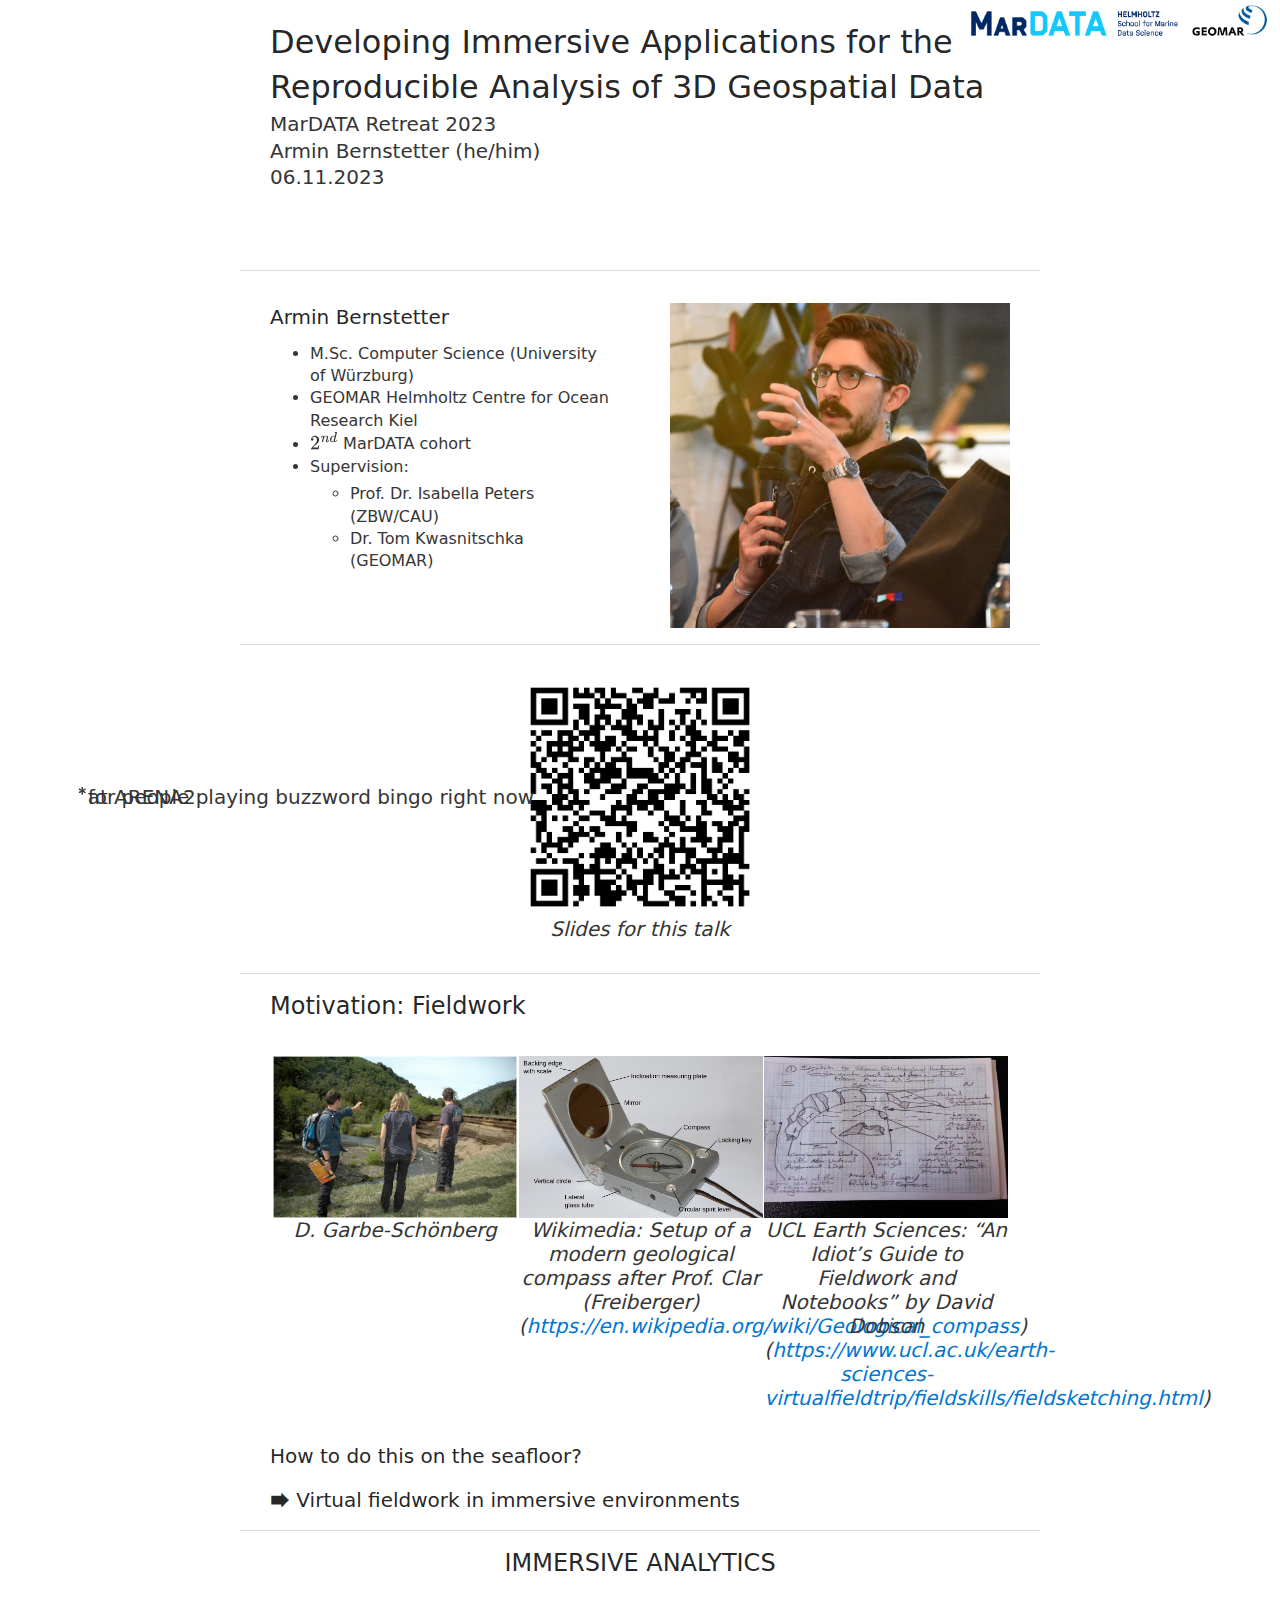
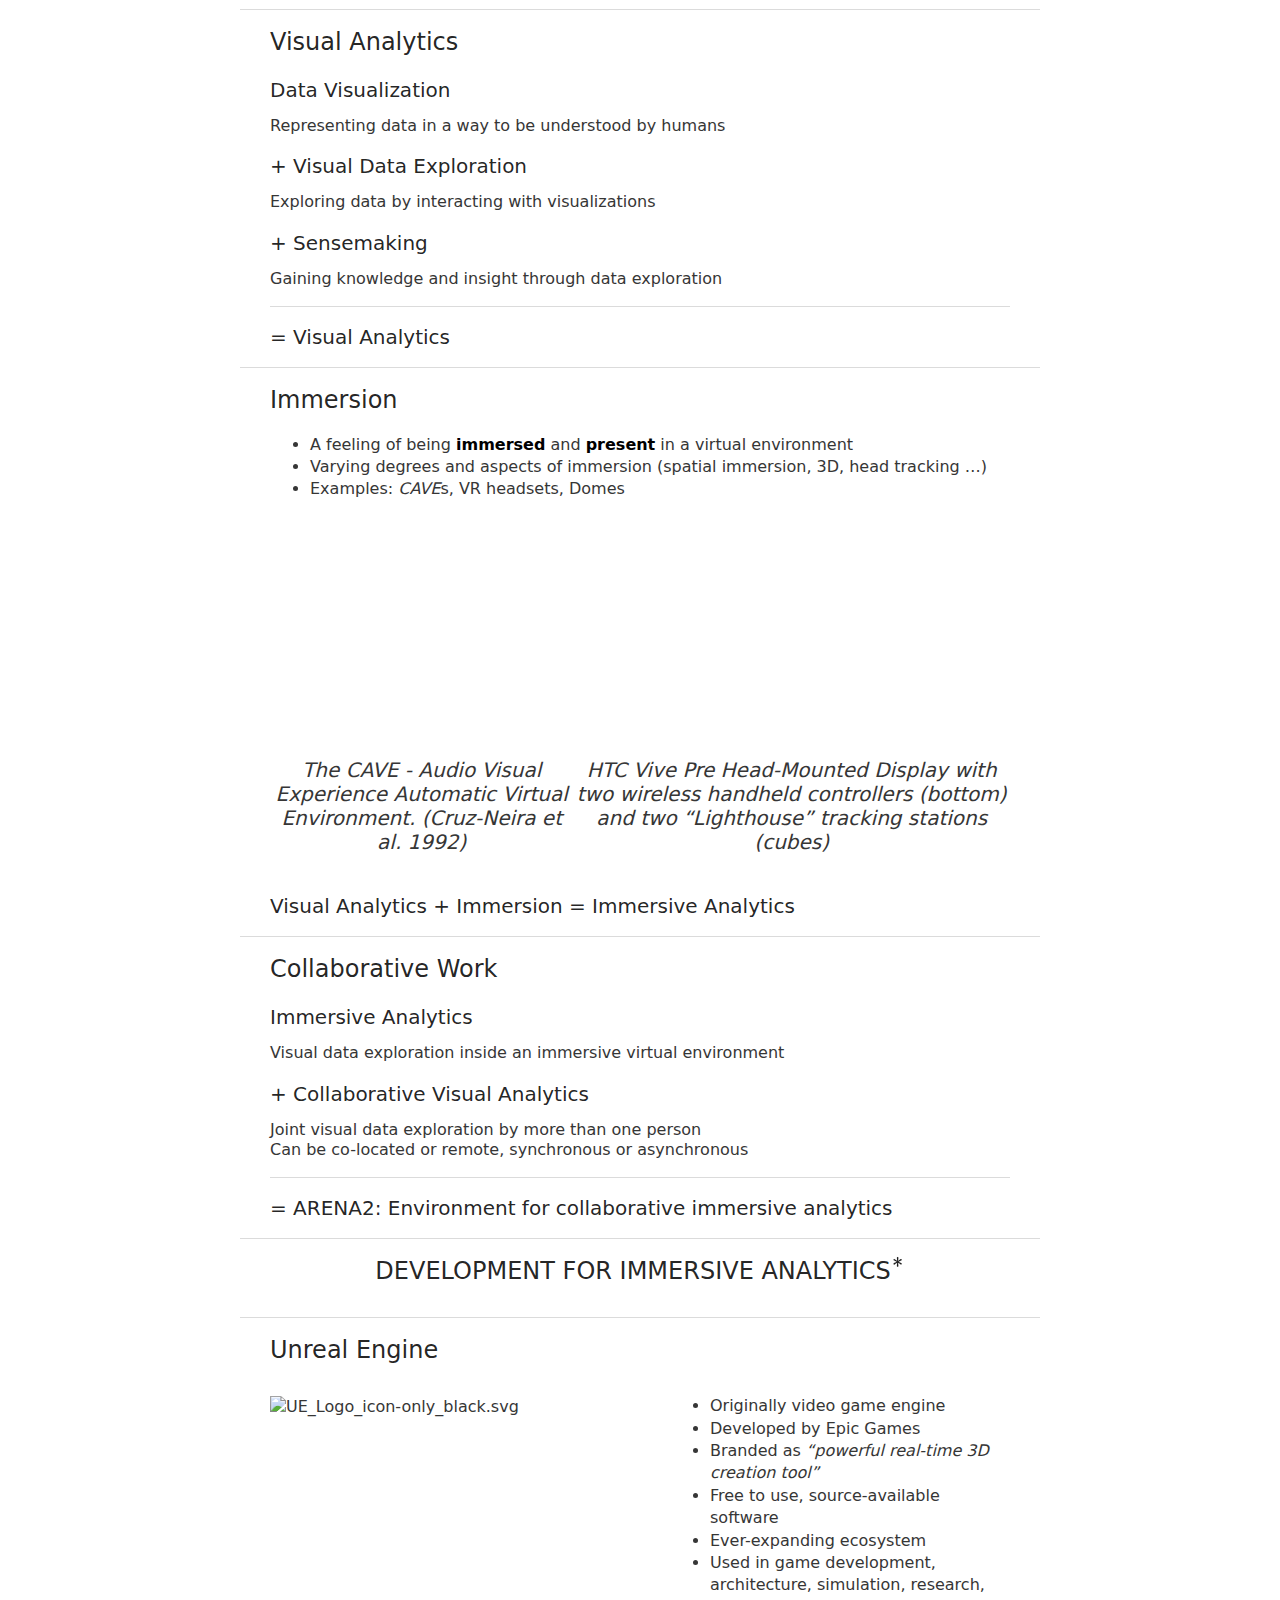
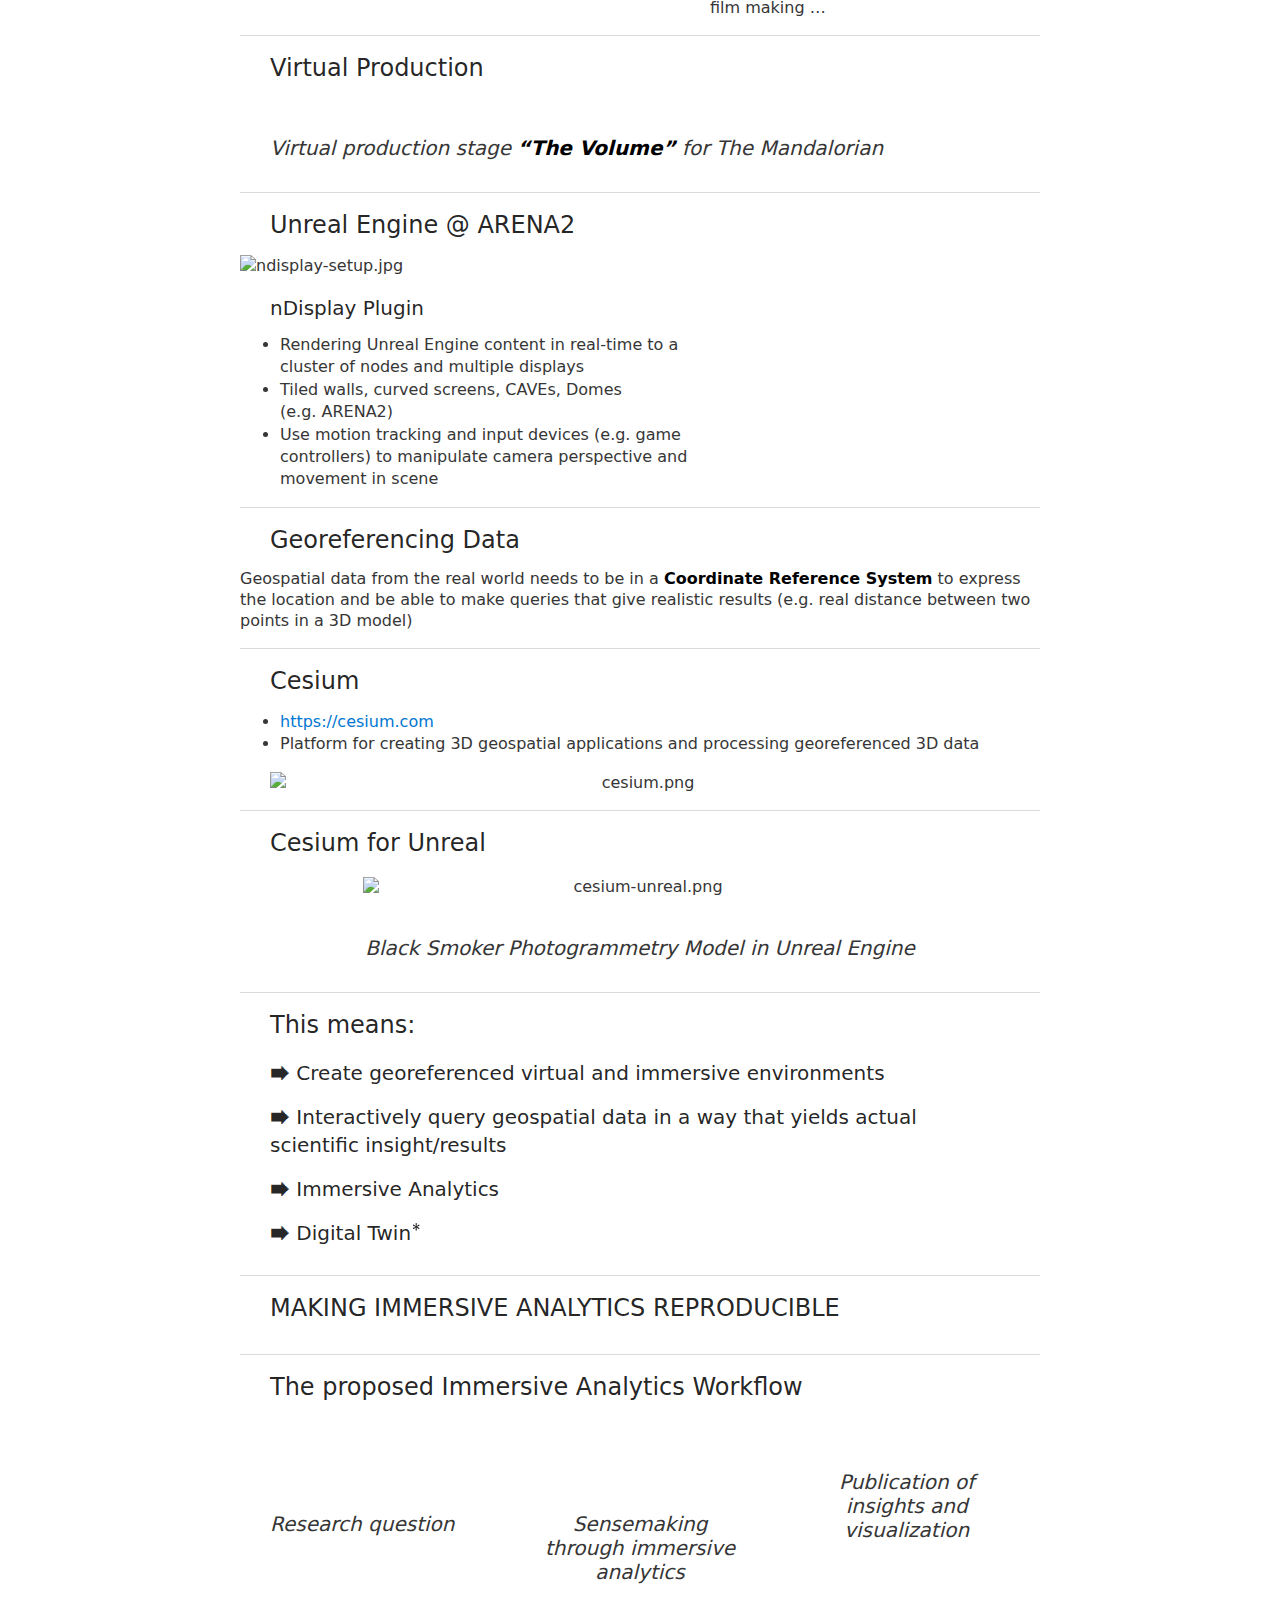
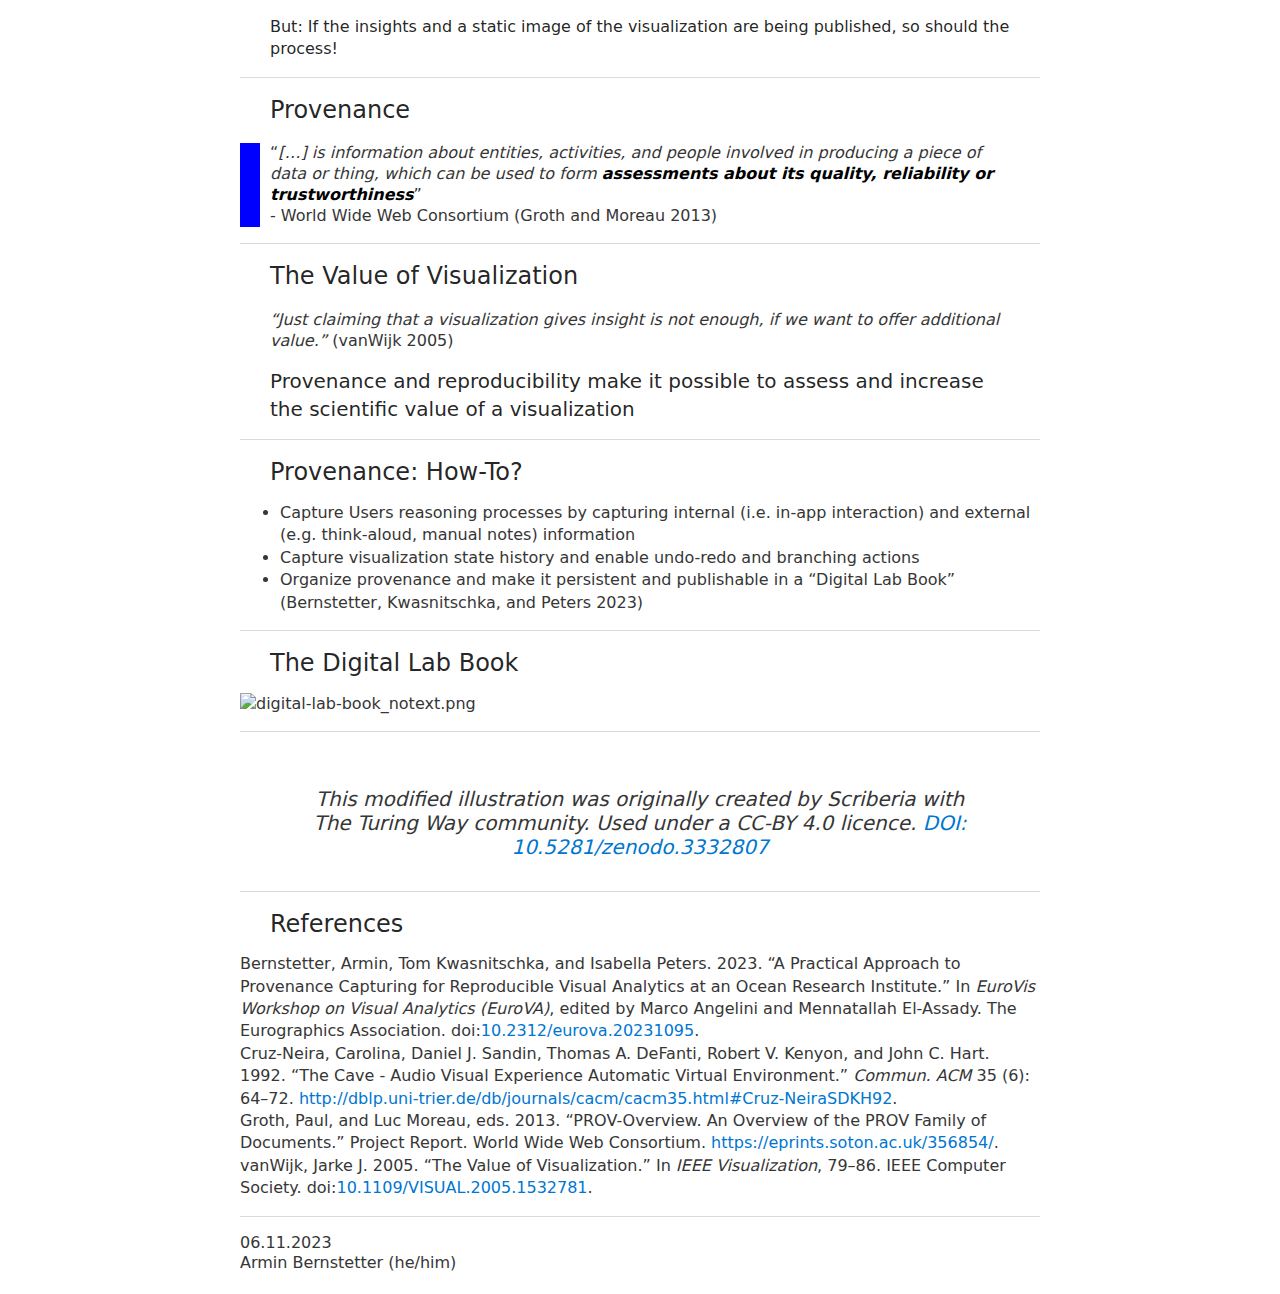
<file: public/slide-handout.html>
<!DOCTYPE html>
<html>

    <head>
        <meta charset="utf-8">
        <meta name="generator" content="pandoc">
        <meta name="viewport" content="width=device-width, initial-scale=1.0, user-scalable=yes">         <meta name="author" content="Armin Bernstetter (he/him)">           <title>Developing Immersive Applications for the Reproducible Analysis of 3D Geospatial Data</title>
        <style type="text/css">
        :root {
                /* This is the global variable for the default alignment. Defaults to left.    */
                /* Can be overriden in local YAML and for whole slides or individual elements  */
                --align-global: left;
                /* Column spacing, in same awkward unit as reveal's margin which is fraction of 
                space. Beware, does strange things if set too large. */
                --margin-columns: calc(0em * 100%);
                /* Now all the different font sizes */
                --font-size-base: 28px;
                --font-size-medium: calc(var(--font-size-base) * 1);
                --font-size-xx-small: calc(var(--font-size-base) * 0.4);
                --font-size-x-small: calc(var(--font-size-base) * 0.6);
                --font-size-small: calc(var(--font-size-base) * 0.8);
                --font-size-large: calc(var(--font-size-base) * 1.2);
                --font-size-x-large: calc(var(--font-size-base) * 1.4);
                --font-size-xx-large: calc(var(--font-size-base) * 1.6);
                /* This one defines the basic vertical spacing between elements */
                --spacing-vertical-base: 0.5em;
                --margin-bottom-elements-base: 0.5em;
                --margin-bottom-h1: calc(var(--margin-bottom-elements-base) * 1);
                --margin-bottom-h2: calc(var(--margin-bottom-elements-base) * 0);
                --margin-bottom-h2-block: calc(var(--margin-bottom-elements-base) * 0.8);
                --margin-bottom-h3: calc(var(--margin-bottom-elements-base) * 0);
                --margin-bottom-h3-block: calc(var(--margin-bottom-elements-base) * 0.8);
                --margin-bottom-p: calc(var(--margin-bottom-elements-base) * 0.8);
                --margin-bottom-ol: calc(var(--margin-bottom-elements-base) * 0.8);
                --margin-bottom-ul: calc(var(--margin-bottom-elements-base) * 0.8);
                --margin-bottom-dl: calc(var(--margin-bottom-elements-base) * 0.8);
                --margin-bottom-figure: calc(var(--margin-bottom-elements-base) * 0.8);
                --margin-bottom-img: calc(var(--margin-bottom-elements-base) * 0.8);
                --margin-bottom-blockquote: calc(var(--margin-bottom-elements-base) * 0.8);
                --margin-bottom-table: calc(var(--margin-bottom-elements-base) * 1);
                --margin-bottom-columns: calc(var(--margin-bottom-elements-base) * 0);       
                --margin-bottom-references: calc(var(--margin-bottom-elements-base) * 0.3);
                /* The next custom properties for the look of the decoration */
                --border-decoration-width: 20px;
                --border-decoration-padding: 10px;
                --border-decoration-style: solid;  
                /* whiteboard buttons */
                --whiteboard-icon-size: 2vmin;
                --whiteboard-active-color: rgb(42,157,223);
                --whiteboard-inactive-color: lightgrey;
                --whiteboard-background-color: rgb(250,250,250);      
        } 
        </style>
                
    <link rel="stylesheet" href="support/css/handout.css">
    

    <link rel="stylesheet" href="support/examiner/examiner.css">


    <!-- MathJax config -->
    <script>
        window.MathJax = {
            loader: {
                load: ['[tex]/ams']
            },
            svg: {
                minScale: .5,                  // smallest scaling factor to use
                matchFontHeight: false,        // true to match ex-height of surrounding font
                mtextInheritFont: false,       // true to make mtext elements use surrounding font
                merrorInheritFont: true,       // true to make merror text use surrounding font
                mathmlSpacing: false,          // true for MathML spacing rules, false for TeX rules
                skipAttributes: {},            // RFDa and other attributes NOT to copy to the output
                exFactor: .5,                  // default size of ex in em units
                displayAlign: 'center',        // default for indentalign when set to 'auto'
                displayIndent: '0',            // default for indentshift when set to 'auto'
                fontCache: 'none',             // or 'global' or 'none'
                localID: null,                 // ID to use for local font cache (for single equation processing)
                internalSpeechTitles: true,    // insert <title> tags with speech content
                titleID: 0                     // initial id number to use for aria-labeledby titles
            },
            tex: {
                tags: 'ams',
                packages: {
                    '[+]': ['ams']
                },
                macros: {
                    R: "{\\mathrm{{I}\\kern-.15em{R}}}",
                    laplace: "{\\Delta}",
                    grad: "{\\nabla}",
                    T: "^{\\mathsf{T}}",
                    norm: ['\\left\\Vert #1 \\right\\Vert', 1],
                    iprod: ['\\left\\langle #1 \\right\\rangle', 1],
                    vec: ['\\boldsymbol{\\mathbf{#1}}', 1],
                    mat: ['\\boldsymbol{\\mathbf{#1}}', 1],
                    set: ['\\mathcal{#1}', 1],
                    func: ['\\mathrm{#1}', 1],
                    trans: ['{#1}\\mkern-1mu^{\\mathsf{T}}', 1],
                    matrix: ['\\begin{bmatrix} #1 \\end{bmatrix}', 1],
                    vector: ['\\begin{pmatrix} #1 \\end{pmatrix}', 1],
                    of: ['\\mkern{-2mu}\\left( #1 \\right\)', 1],
                    diff: ['\\frac{\\mathrm{d}{#1}}{\\mathrm{d}{#2}}', 2],
                    pdiff: ['\\frac{\\partial {#1}}{\\partial {#2}}', 2],

                    vc: ['\\mathbf{#1}', 1],
                    abs: ['\\lvert#1\\rvert', 1],
                    norm: ['\\lVert#1\\rVert', 1],
                    det: ['\\lvert#1\\rvert', 1],
                    qt: ['\\hat{\\vc {#1}}', 1],
                    mt: ['\\boldsymbol{#1}', 1],
                    pt: ['\\boldsymbol{#1}', 1],
                    textcolor: ['\\color{#1}', 1]
                }
            },
            options: {
                // disable menu
                renderActions: {
                    addMenu: [0, '', '']
                },
            }
        };
    </script>
    <script type="text/javascript" id="MathJax-script" async src="support/vendor/mathjax/tex-svg.js">
    </script>

    <script>
      var socket = new WebSocket("ws://" + location.host + "/reload");
      socket.onmessage = function (event) {
        if (event.data.startsWith("reload!")) 
          window.location.reload(true);
      };
    </script>

                        <link rel="stylesheet" href="css/template.css">
            </head>

    <body class="document handout" onload="initHandout();">
                        <header>
          <h1 class="title">Developing Immersive Applications for the Reproducible Analysis of 3D Geospatial Data</h1>
                    <h2 class="subtitle">MarDATA Retreat 2023</p>
                              <p class="lead author">Armin Bernstetter (he/him)</p>
                              <p id="date" class="lead">06.11.2023</p>
                  </header>
                
<!-- body must not be indented or code blocks render badly -->
<!-- The following line must be left aligned! -->
<section class="slide level1">

<div class="slide-wrapper">
<hr />
<section id="section" class="slide level1 columns">
<h1 class="columns"></h1>
<div class="multi-column-row multi-column-row-3">
<div class="grow-1 column column-1">
<div class="box columns left">
<h2 class="left" id="armin-bernstetter">Armin Bernstetter</h2>
<ul>
<li>M.Sc. Computer Science (University of Würzburg)</li>
<li>GEOMAR Helmholtz Centre for Ocean Research Kiel</li>
<li><span class="math inline">\(2^{nd}\)</span> MarDATA cohort</li>
<li>Supervision:
<ul>
<li>Prof. Dr. Isabella Peters (ZBW/CAU)</li>
<li>Dr. Tom Kwasnitschka (GEOMAR)</li>
</ul></li>
</ul>
</div>
</div>
<div class="grow-1 column column-3">
<div class="box columns right">
<h2 class="right" id="section-1"></h2>
<img class="decker" data-src="assets/img/Bernstetter_Foto2.jpg" alt="Bernstetter_Foto2.jpg">
</div>
</div>
</div>
</section>
</div>
<div class="slide-wrapper">
<hr />
<section id="section-2" class="slide level1" style="text-align:center">
<h1 style="text-align:center"></h1>
<figure class="decker" alt="qr-code.png" style="width:30%;"><img class="decker" data-src="assets/img/qr-code.png"><figcaption class="decker">Slides for this talk</figcaption></figure>
</section>
</div>
<div class="slide-wrapper">
<hr />
<section id="motivation-fieldwork" class="slide level1">
<h1>Motivation: Fieldwork</h1>
<div class="box columns" style="display:flex; justify-content:space-between">
<h2 style="display:flex; justify-content:space-between" id="section-3"></h2>
<p><figure class="decker" alt="fieldwork.jpg" style="width:33%;"><img class="decker" data-src="assets/img/fieldwork.jpg"><figcaption class="decker">D. Garbe-Schönberg</figcaption></figure> <figure class="decker" alt="geocompass.jpg" style="width:33%;"><img class="decker" data-src="assets/img/geocompass.jpg"><figcaption class="decker">Wikimedia: Setup of a modern geological compass after Prof. Clar (Freiberger) (<a href="https://en.wikipedia.org/wiki/Geological_compass">https://en.wikipedia.org/wiki/Geological_compass</a>)</figcaption></figure> <figure class="decker" alt="fieldnotebook.jpg" style="width:33%;"><img class="decker" data-src="assets/img/fieldnotebook.jpg"><figcaption class="decker">UCL Earth Sciences: “An Idiot’s Guide to Fieldwork and Notebooks” by David Dobson (<a href="https://www.ucl.ac.uk/earth-sciences-virtualfieldtrip/fieldskills/fieldsketching">https://www.ucl.ac.uk/earth-sciences-virtualfieldtrip/fieldskills/fieldsketching.html</a>)</figcaption></figure></p>
</div>
<div class="box columns fragment">
<h2 id="how-to-do-this-on-the-seafloor">How to do this on the seafloor?</h2>
</div>
<div class="box columns fragment">
<h2 id="virtual-fieldwork-in-immersive-environments">🡆 Virtual fieldwork in immersive environments</h2>
</div>
</section>
</div>
<div class="slide-wrapper">
<hr />
<section id="immersive-analytics" class="slide level1" style="text-align:center">
<h1 style="text-align:center">IMMERSIVE ANALYTICS</h1>
</section>
</div>
<div class="slide-wrapper">
<hr />
<section id="visual-analytics" class="slide level1">
<h1>Visual Analytics</h1>
<div class="box columns fragment">
<h2 id="data-visualization">Data Visualization</h2>
<p>Representing data in a way to be understood by humans</p>
</div>
<div class="box columns fragment">
<h2 id="visual-data-exploration">+ Visual Data Exploration</h2>
<p>Exploring data by interacting with visualizations</p>
</div>
<div class="box columns fragment">
<h2 id="sensemaking">+ Sensemaking</h2>
<p>Gaining knowledge and insight through data exploration</p>
<!-- Problem: How to assess the value of visualization? -->
<!-- - Value of Visualization [@vanwijk2005value] -->
<hr>
</div>
<div class="box columns fragment">
<h2 id="visual-analytics-1">= Visual Analytics</h2>
</div>
</section>
</div>
<div class="slide-wrapper">
<hr />
<section id="immersion" class="slide level1 columns">
<h1 class="columns">Immersion</h1>
<div class="single-column-row">
<div class="box columns top">
<h2 class="top" id="section-6"></h2>
<ul>
<li class="fragment">A feeling of being <strong>immersed</strong> and <strong>present</strong> in a virtual environment</li>
<li class="fragment">Varying degrees and aspects of immersion (spatial immersion, 3D, head tracking …)</li>
<li class="fragment">Examples: <em>CAVE</em>s, VR headsets, Domes</li>
</ul>
</div>
</div>
<div class="multi-column-row multi-column-row-3">

</div>
<div class="single-column-row">
<div class="box columns bottom fragment" data-align="center" style="display: inline-flex;  justify-content: space-evenly;">
<h2 class="bottom" data-align="center" style="display: inline-flex;  justify-content: space-evenly;" id="section-7"></h2>
<p><figure class="decker" alt="CAVE_Crayoland.jpg"><img class="decker" data-src="assets/img/CAVE_Crayoland.jpg" style="height:25vh;"><figcaption class="decker">The CAVE - Audio Visual Experience Automatic Virtual Environment. <span class="citation" data-cites="cruzneira1992cave">(Cruz-Neira et al. 1992)</span></figcaption></figure> <figure class="decker" alt="Vive_pre.jpeg"><img class="decker" data-src="assets/img/Vive_pre.jpeg" style="height:25vh;"><figcaption class="decker">HTC Vive Pre Head-Mounted Display with two wireless handheld controllers (bottom) and two “Lighthouse” tracking stations (cubes)</figcaption></figure></p>
</div>
<div class="box columns fragment">
<h2 id="visual-analytics-immersion-immersive-analytics">Visual Analytics + Immersion = Immersive Analytics</h2>
</div>
</div>
</section>
</div>
<div class="slide-wrapper">
<hr />
<section id="collaborative-work" class="slide level1">
<h1>Collaborative Work</h1>
<div class="box columns fragment">
<h2 id="immersive-analytics-1">Immersive Analytics</h2>
<p>Visual data exploration inside an immersive virtual environment</p>
<!-- *(@marriott2018immersive, @skarbez2019immersive, @fonnet2021survey)* -->
</div>
<div class="box columns fragment">
<h2 id="collaborative-visual-analytics">+ Collaborative Visual Analytics</h2>
<!-- *The shared use of computer-supported, (interactive) visual representations of data by more than one person with the common goal of contribution to joint information processing activities.*   -->
<p>Joint visual data exploration by more than one person</p>
<p>Can be co-located or remote, synchronous or asynchronous</p>
<!-- *(@keel2006collaborative, @heer2008design, @isenberg2011collaborative)* -->
<hr>
</div>
<div class="box columns fragment">
<h2 id="arena2-environment-for-collaborative-immersive-analytics">= ARENA2: Environment for collaborative immersive analytics</h2>
<!-- **Environment for co-located, synchronous collaboration in a spatially immersive setting.** -->
</div>
</section>
</div>
<div class="slide-wrapper">
<hr />
<section id="development-for-immersive-analytics" class="slide level1" style="text-align:center">
<h1 style="text-align:center">DEVELOPMENT FOR IMMERSIVE ANALYTICS<span class="math inline">\(^*\)</span></h1>
<p><span style="position: absolute;  bottom: 10%;  left: 6%;  font-size: 15pt;"> <span class="math inline">\(^*\)</span>at ARENA2 </span></p>
</section>
</div>
<div class="slide-wrapper">
<hr />
<section id="unreal-engine" class="slide level1 columns">
<h1 class="columns">Unreal Engine</h1>
<div class="multi-column-row multi-column-row-3">
<div class="grow-1 column column-1">
<div class="box columns left">
<h2 class="left" id="section-12"></h2>
<img class="decker" data-src="assets/img/UE_Logo_icon-only_black.svg" alt="UE_Logo_icon-only_black.svg" style="width:75%;">
</div>
</div>
<div class="grow-1 column column-3">
<div class="box columns right">
<h2 class="right" id="section-13"></h2>
<ul>
<li>Originally video game engine</li>
<li>Developed by Epic Games</li>
<li>Branded as <em>“powerful real-time 3D creation tool”</em></li>
<li>Free to use, source-available software</li>
<li>Ever-expanding ecosystem</li>
<li>Used in game development, architecture, simulation, research, film making …</li>
</ul>
</div>
</div>
</div>
</section>
</div>
<div class="slide-wrapper">
<hr />
<section id="virtual-production" class="slide level1">
<h1>Virtual Production</h1>
<figure class="decker" alt="virtual_prod.png"><img class="decker" data-src="assets/img/virtual_prod.png"><figcaption class="decker">Virtual production stage <strong>“The Volume”</strong> for The Mandalorian</figcaption></figure>
</section>
</div>
<div class="slide-wrapper">
<hr />
<section id="unreal-engine-arena2" class="slide level1">
<h1>Unreal Engine @ ARENA2</h1>
<div class="column" style="width:40%;">
<img class="decker" data-src="assets/img/ndisplay-setup.jpg" alt="ndisplay-setup.jpg">
</div>
<div class="column" style="width:60%;">
<h2>
nDisplay Plugin
</h2>
<ul>
<li>Rendering Unreal Engine content in real-time to a cluster of nodes and multiple displays</li>
<li>Tiled walls, curved screens, CAVEs, Domes (e.g. ARENA2)</li>
<li>Use motion tracking and input devices (e.g. game controllers) to manipulate camera perspective and movement in scene</li>
</ul>
</div>
<!-- # DOING ACTUAL SCIENCE WITH IT

# {.notes}

So that's all very nice and interesting but we're here for actual science ... -->
<!-- # ![](../assets/img/scientific_workflow.jpg) -->
</section>
</div>
<div class="slide-wrapper">
<hr />
<section id="georeferencing-data" class="slide level1">
<h1>Georeferencing Data</h1>
<p>Geospatial data from the real world needs to be in a <strong>Coordinate Reference System</strong> to express the location and be able to make queries that give realistic results (e.g. real distance between two points in a 3D model)</p>
<!-- - Latitude = Elevation in degrees to the Equator
- Longitude = Azimuth in degrees to the Prime Meridian (Greenwich)
- Altitude = Height in meters to the reference ellipsoid (i.e. an approximate representation of the Earth).  -->
</section>
</div>
<div class="slide-wrapper">
<hr />
<section id="cesium" class="slide level1">
<h1>Cesium</h1>
<ul>
<li><a href="https://cesium.com">https://cesium.com</a></li>
<li>Platform for creating 3D geospatial applications and processing georeferenced 3D data</li>
</ul>
<div class="box columns" style="text-align:center">
<h2 style="text-align:center" id="section-15"></h2>
<img class="decker" data-src="assets/img/cesium.png" alt="cesium.png" style="width:100%;">
</div>
</section>
</div>
<div class="slide-wrapper">
<hr />
<section id="cesium-for-unreal" class="slide level1">
<h1>Cesium for Unreal</h1>
<!-- ## {style="display:ruby; justify-content:space-between"} -->
<div class="box columns" style="text-align:center">
<h2 style="text-align:center" id="section-17"></h2>
<p><img class="decker" data-src="assets/img/cesium-unreal.png" alt="cesium-unreal.png" style="width:75%;"> <figure class="decker" alt="HighresScreenshot00006.png" style="width:75%;"><img class="decker" data-src="assets/img/HighresScreenshot00006.png"><figcaption class="decker">Black Smoker Photogrammetry Model in Unreal Engine</figcaption></figure></p>
</div>
</section>
</div>
<div class="slide-wrapper">
<hr />
<section id="this-means" class="slide level1">
<h1>This means:</h1>
<div class="box columns fragment">
<h2 id="create-georeferenced-virtual-and-immersive-environments">🡆 Create georeferenced virtual and immersive environments</h2>
</div>
<div class="box columns fragment">
<h2 id="interactively-query-geospatial-data-in-a-way-that-yields-actual-scientific-insightresults">🡆 Interactively query geospatial data in a way that yields actual scientific insight/results</h2>
</div>
<div class="box columns fragment">
<h2 id="immersive-analytics-2">🡆 Immersive Analytics</h2>
</div>
<div class="box columns fragment">
<h2 id="digital-twin">🡆 Digital Twin<span class="math inline">\(^*\)</span></h2>
<p><span style="position: absolute;  bottom: 10%;  left: 6%;  font-size: 15pt;"> <span class="math inline">\(^*\)</span>for people playing buzzword bingo right now </span></p>
</div>
</section>
</div>
<div class="slide-wrapper">
<hr />
<section id="making-immersive-analytics-reproducible" class="slide level1">
<h1>MAKING IMMERSIVE ANALYTICS REPRODUCIBLE</h1>
</section>
</div>
<div class="slide-wrapper">
<hr />
<section id="the-proposed-immersive-analytics-workflow" class="slide level1 columns">
<h1 class="columns">The proposed Immersive Analytics Workflow</h1>
<div class="multi-column-row multi-column-row-3">
<div class="grow-1 column column-1">
<div class="box columns left fragment">
<h2 class="left" id="section-19"></h2>
<p><br> <br></p>
<figure class="decker" alt="Picture1.jpg"><img class="decker" data-src="assets/img/Picture1.jpg"><figcaption class="decker">Research question</figcaption></figure>
</div>
</div>
<div class="grow-1 column column-2">
<div class="box columns center fragment">
<h2 class="center" id="section-20"></h2>
<p><br> <br></p>
<figure class="decker" alt="Picture2.jpg"><img class="decker" data-src="assets/img/Picture2.jpg"><figcaption class="decker">Sensemaking through immersive analytics</figcaption></figure>
</div>
</div>
<div class="grow-1 column column-3">
<div class="box columns right fragment">
<h2 class="right" id="section-21"></h2>
<figure class="decker" alt="Picture3.jpg"><img class="decker" data-src="assets/img/Picture3.jpg"><figcaption class="decker">Publication of insights and visualization</figcaption></figure>
<!-- ## There is always space for more Visualization Provenance in visual analytics workflows! {.fragment .bottom style="font-size:large"} -->
</div>
</div>
</div>
<div class="single-column-row">
<div class="box columns fragment bottom" style="font-size:100%">
<h2 class="bottom" style="font-size:100%" id="but-if-the-insights-and-a-static-image-of-the-visualization-are-being-published-so-should-the-process">But: If the insights and a static image of the visualization are being published, so should the process!</h2>
</div>
</div>
</section>
</div>
<div class="slide-wrapper">
<hr />
<section id="provenance" class="slide level1">
<h1>Provenance</h1>
<div class="box columns example fragment">
<h2 class="example" id="section-22"></h2>
<p>“<em>[…] is information about entities, activities, and people involved in producing a piece of data or thing, which can be used to form <strong>assessments about its quality, reliability or trustworthiness</strong></em>”</p>
<p>- World Wide Web Consortium <span class="citation" data-cites="2013provoverview">(Groth and Moreau 2013)</span></p>
</div>
</section>
</div>
<div class="slide-wrapper">
<hr />
<section id="the-value-of-visualization" class="slide level1">
<h1>The Value of Visualization</h1>
<div class="box columns fragment">
<h2 id="section-23"></h2>
<!-- The value is a trade-off between the costs (e.g. the effort to understand a visualization) and the gained knowledge. -->
<p><em>“Just claiming that a visualization gives insight is not enough, if we want to offer additional value.”</em> <span class="citation" data-cites="vanwijk2005value">(vanWijk 2005)</span></p>
<!-- ## {.example .fragment} -->
</div>
<div class="box columns fragment">
<h2 id="provenance-and-reproducibility-make-it-possible-to-assess-and-increase-the-scientific-value-of-a-visualization">Provenance and reproducibility make it possible to assess and increase the scientific value of a visualization</h2>
</div>
</section>
</div>
<div class="slide-wrapper">
<hr />
<section id="provenance-how-to" class="slide level1">
<h1>Provenance: How-To?</h1>
<ul>
<li class="fragment">Capture Users reasoning processes by capturing internal (i.e. in-app interaction) and external (e.g. think-aloud, manual notes) information</li>
<li class="fragment">Capture visualization state history and enable undo-redo and branching actions</li>
<li class="fragment">Organize provenance and make it persistent and publishable in a “Digital Lab Book” <span class="citation" data-cites="bernstetter2023practical">(Bernstetter, Kwasnitschka, and Peters 2023)</span></li>
</ul>
</section>
</div>
<div class="slide-wrapper">
<hr />
<section id="the-digital-lab-book" class="slide level1">
<h1>The Digital Lab Book</h1>
<img class="decker" data-src="assets/img/digital-lab-book_notext.png" alt="digital-lab-book_notext.png">
</section>
</div>
<div class="slide-wrapper">
<hr />
<section id="section-24" class="slide level1">
<h1></h1>
<div class="box columns" style="text-align:center">
<h2 style="text-align:center" id="section-25"></h2>
<figure class="decker" alt="ModifiedReproducibleJourney.jpg" style="width:90%;"><img class="decker" data-src="assets/img/ModifiedReproducibleJourney.jpg"><figcaption class="decker">This modified illustration was originally created by Scriberia with The Turing Way community. Used under a CC-BY 4.0 licence. <a href="https://doi.org/10.5281/zenodo.3332807">DOI: 10.5281/zenodo.3332807</a></figcaption></figure>
</div>
</section>
</div>
<div class="slide-wrapper">
<hr />
<section id="references" class="slide level1 unnumbered">
<h1 class="unnumbered">References</h1>
<div id="refs" class="references csl-bib-body hanging-indent" role="doc-bibliography">
<div id="ref-bernstetter2023practical" class="csl-entry" role="doc-biblioentry">
Bernstetter, Armin, Tom Kwasnitschka, and Isabella Peters. 2023. <span>“<span class="nocase">A Practical Approach to Provenance Capturing for Reproducible Visual Analytics at an Ocean Research Institute</span>.”</span> In <em>EuroVis Workshop on Visual Analytics (EuroVA)</em>, edited by Marco Angelini and Mennatallah El-Assady. The Eurographics Association. doi:<a href="https://doi.org/10.2312/eurova.20231095">10.2312/eurova.20231095</a>.
</div>
<div id="ref-cruzneira1992cave" class="csl-entry" role="doc-biblioentry">
Cruz-Neira, Carolina, Daniel J. Sandin, Thomas A. DeFanti, Robert V. Kenyon, and John C. Hart. 1992. <span>“The Cave - Audio Visual Experience Automatic Virtual Environment.”</span> <em>Commun. ACM</em> 35 (6): 64–72. <a href="http://dblp.uni-trier.de/db/journals/cacm/cacm35.html#Cruz-NeiraSDKH92">http://dblp.uni-trier.de/db/journals/cacm/cacm35.html#Cruz-NeiraSDKH92</a>.
</div>
<div id="ref-2013provoverview" class="csl-entry" role="doc-biblioentry">
Groth, Paul, and Luc Moreau, eds. 2013. <span>“PROV-Overview. An Overview of the PROV Family of Documents.”</span> Project Report. World Wide Web Consortium. <a href="https://eprints.soton.ac.uk/356854/">https://eprints.soton.ac.uk/356854/</a>.
</div>
<div id="ref-vanwijk2005value" class="csl-entry" role="doc-biblioentry">
vanWijk, Jarke J. 2005. <span>“The Value of Visualization.”</span> In <em>IEEE Visualization</em>, 79–86. IEEE Computer Society. doi:<a href="https://doi.org/10.1109/VISUAL.2005.1532781">10.1109/VISUAL.2005.1532781</a>.
</div>
</div>
</section>
</div>
</section>
<!-- The previous line must be left aligned! -->

        <script src="support/vendor/js/jquery.min.js" type="text/javascript"></script>
        <script src="support/vendor/js/lazyload.min.js" type="text/javascript"></script>
        <script src="support/js/handout.js"></script>

        <script type="module">
          import {prepareExaminer} from "./support/examiner/examiner.js";
          prepareExaminer();
        </script>

                        <hr>
        <address>
                    <p class="date">06.11.2023</p>
                    <p class="author"> Armin Bernstetter (he/him)</p>
                  </address>
        <script>
          var lazyLoadInstance = new LazyLoad({
            elements_selector: "img, video, iframe"
          });
        </script>
            </body>
  </html>
</file>
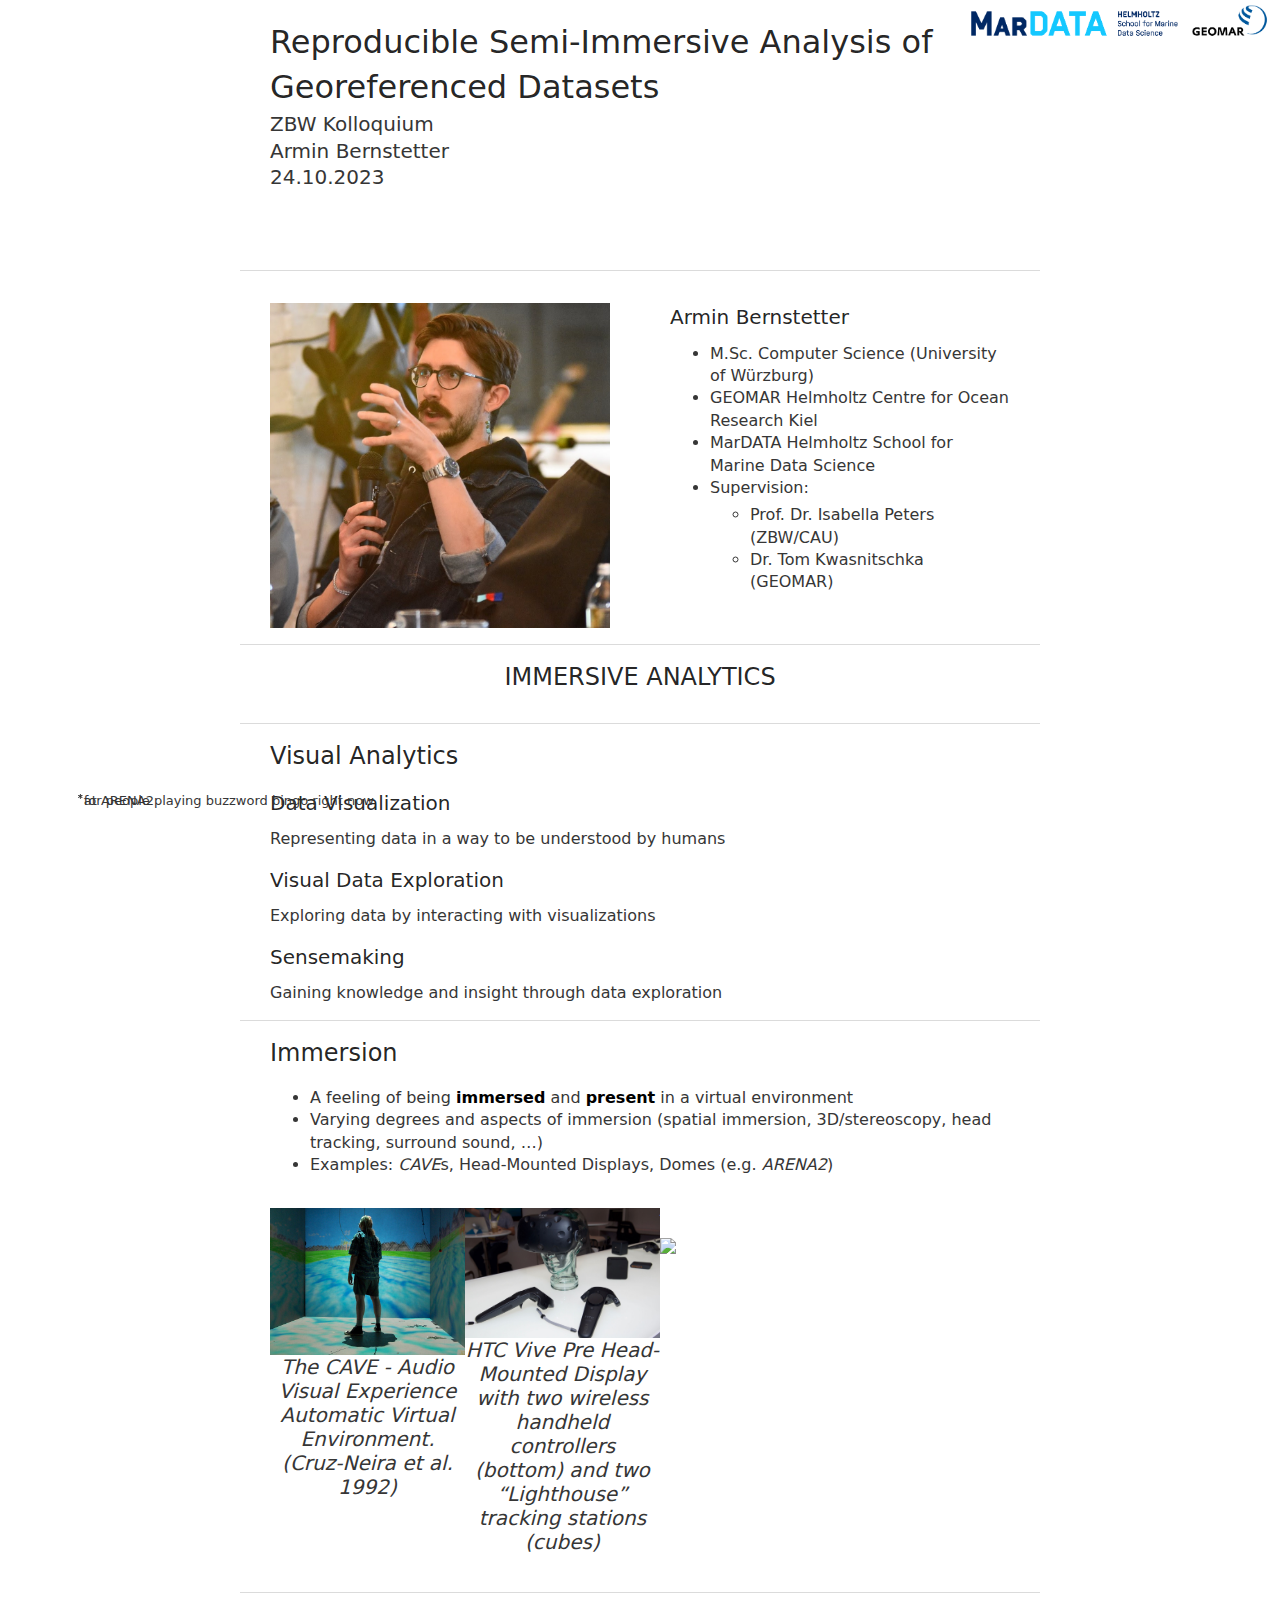
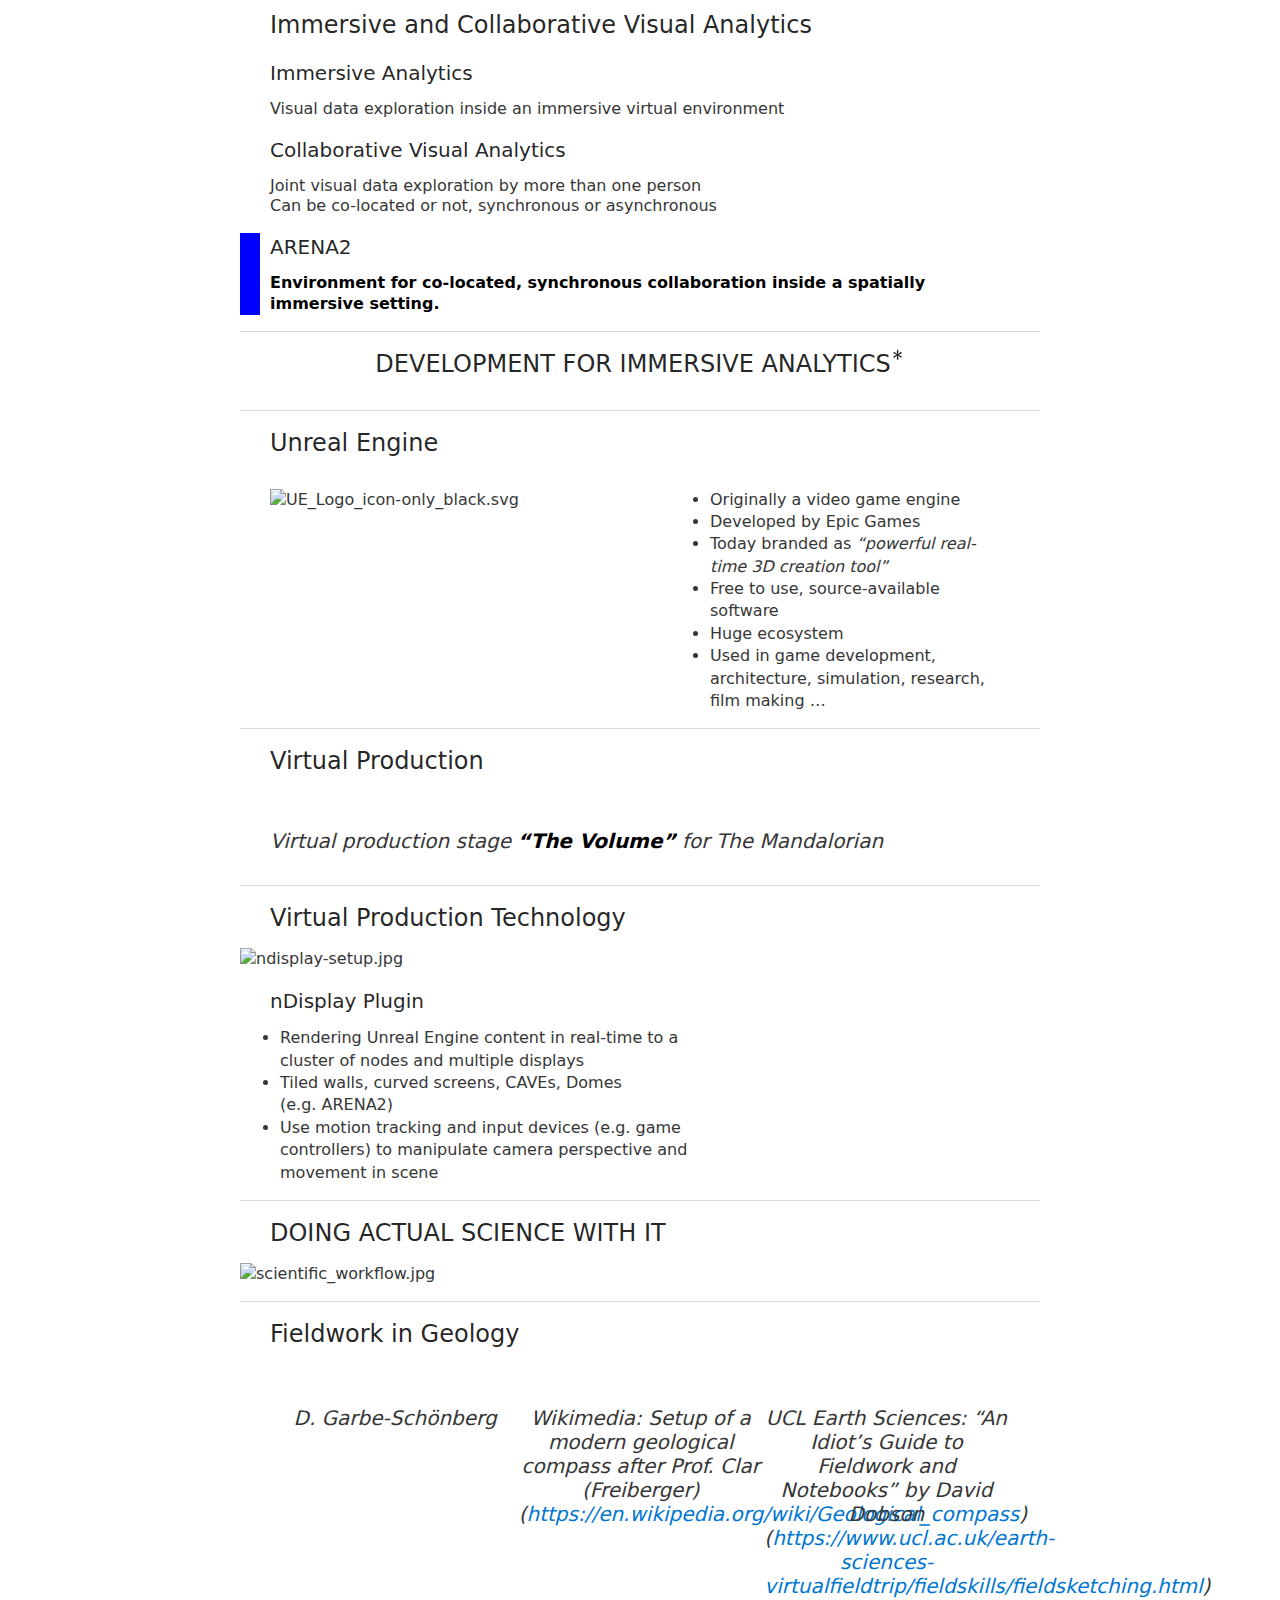
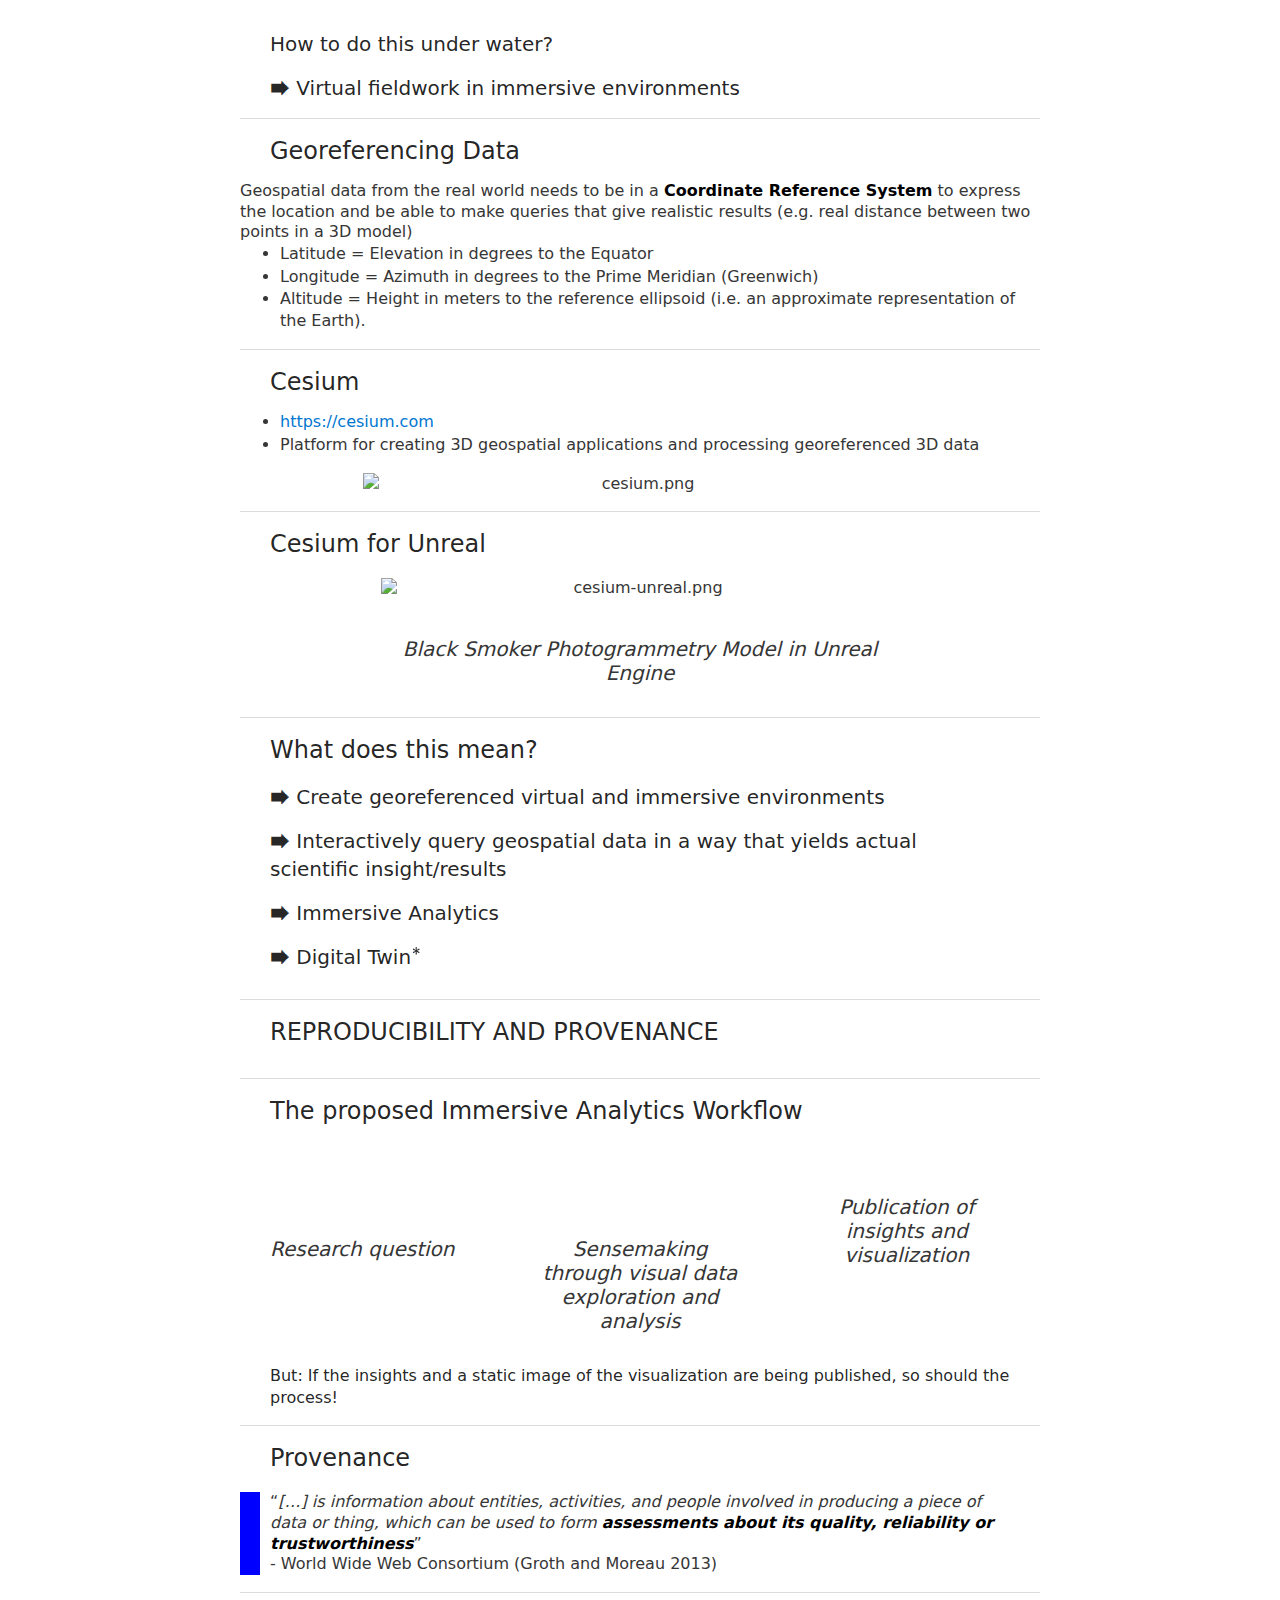
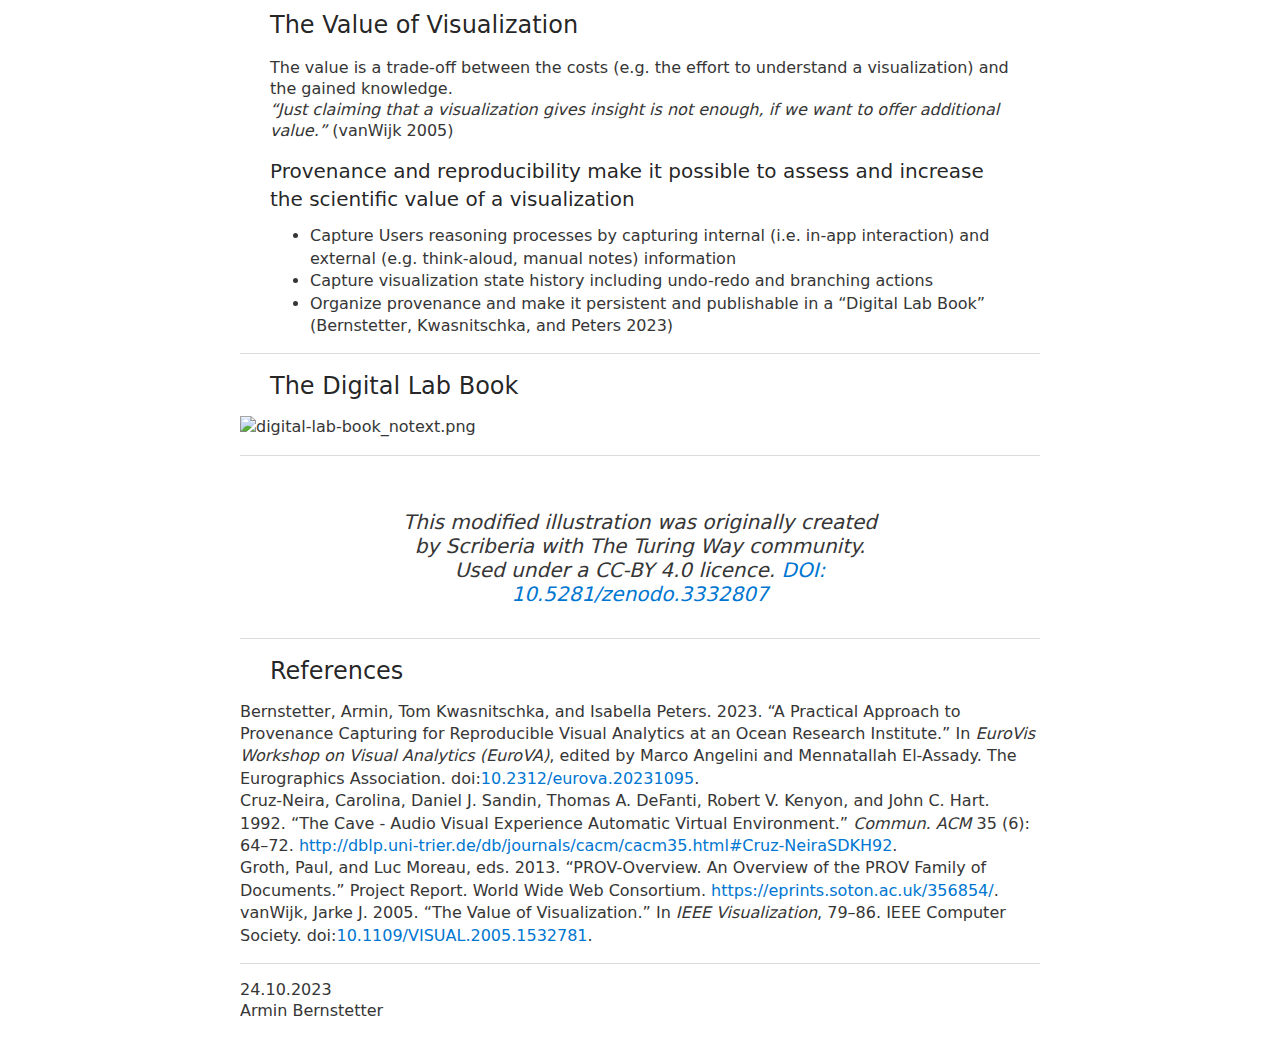
<file: public/zbw-handout.html>
<!DOCTYPE html>
<html>

    <head>
        <meta charset="utf-8">
        <meta name="generator" content="pandoc">
        <meta name="viewport" content="width=device-width, initial-scale=1.0, user-scalable=yes">         <meta name="author" content="Armin Bernstetter">           <title>Reproducible Semi-Immersive Analysis of Georeferenced Datasets</title>
        <style type="text/css">
        :root {
                /* This is the global variable for the default alignment. Defaults to left.    */
                /* Can be overriden in local YAML and for whole slides or individual elements  */
                --align-global: left;
                /* Column spacing, in same awkward unit as reveal's margin which is fraction of 
                space. Beware, does strange things if set too large. */
                --margin-columns: calc(0em * 100%);
                /* Now all the different font sizes */
                --font-size-base: 28px;
                --font-size-medium: calc(var(--font-size-base) * 1);
                --font-size-xx-small: calc(var(--font-size-base) * 0.4);
                --font-size-x-small: calc(var(--font-size-base) * 0.6);
                --font-size-small: calc(var(--font-size-base) * 0.8);
                --font-size-large: calc(var(--font-size-base) * 1.2);
                --font-size-x-large: calc(var(--font-size-base) * 1.4);
                --font-size-xx-large: calc(var(--font-size-base) * 1.6);
                /* This one defines the basic vertical spacing between elements */
                --spacing-vertical-base: 0.5em;
                --margin-bottom-elements-base: 0.5em;
                --margin-bottom-h1: calc(var(--margin-bottom-elements-base) * 1);
                --margin-bottom-h2: calc(var(--margin-bottom-elements-base) * 0);
                --margin-bottom-h2-block: calc(var(--margin-bottom-elements-base) * 0.8);
                --margin-bottom-h3: calc(var(--margin-bottom-elements-base) * 0);
                --margin-bottom-h3-block: calc(var(--margin-bottom-elements-base) * 0.8);
                --margin-bottom-p: calc(var(--margin-bottom-elements-base) * 0.8);
                --margin-bottom-ol: calc(var(--margin-bottom-elements-base) * 0.8);
                --margin-bottom-ul: calc(var(--margin-bottom-elements-base) * 0.8);
                --margin-bottom-dl: calc(var(--margin-bottom-elements-base) * 0.8);
                --margin-bottom-figure: calc(var(--margin-bottom-elements-base) * 0.8);
                --margin-bottom-img: calc(var(--margin-bottom-elements-base) * 0.8);
                --margin-bottom-blockquote: calc(var(--margin-bottom-elements-base) * 0.8);
                --margin-bottom-table: calc(var(--margin-bottom-elements-base) * 1);
                --margin-bottom-columns: calc(var(--margin-bottom-elements-base) * 0);       
                --margin-bottom-references: calc(var(--margin-bottom-elements-base) * 0.3);
                /* The next custom properties for the look of the decoration */
                --border-decoration-width: 20px;
                --border-decoration-padding: 10px;
                --border-decoration-style: solid;  
                /* whiteboard buttons */
                --whiteboard-icon-size: 2vmin;
                --whiteboard-active-color: rgb(42,157,223);
                --whiteboard-inactive-color: lightgrey;
                --whiteboard-background-color: rgb(250,250,250);      
        } 
        </style>
                
    <link rel="stylesheet" href="support/css/handout.css">
    

    <link rel="stylesheet" href="support/examiner/examiner.css">


    <!-- MathJax config -->
    <script>
        window.MathJax = {
            loader: {
                load: ['[tex]/ams']
            },
            svg: {
                minScale: .5,                  // smallest scaling factor to use
                matchFontHeight: false,        // true to match ex-height of surrounding font
                mtextInheritFont: false,       // true to make mtext elements use surrounding font
                merrorInheritFont: true,       // true to make merror text use surrounding font
                mathmlSpacing: false,          // true for MathML spacing rules, false for TeX rules
                skipAttributes: {},            // RFDa and other attributes NOT to copy to the output
                exFactor: .5,                  // default size of ex in em units
                displayAlign: 'center',        // default for indentalign when set to 'auto'
                displayIndent: '0',            // default for indentshift when set to 'auto'
                fontCache: 'none',             // or 'global' or 'none'
                localID: null,                 // ID to use for local font cache (for single equation processing)
                internalSpeechTitles: true,    // insert <title> tags with speech content
                titleID: 0                     // initial id number to use for aria-labeledby titles
            },
            tex: {
                tags: 'ams',
                packages: {
                    '[+]': ['ams']
                },
                macros: {
                    R: "{\\mathrm{{I}\\kern-.15em{R}}}",
                    laplace: "{\\Delta}",
                    grad: "{\\nabla}",
                    T: "^{\\mathsf{T}}",
                    norm: ['\\left\\Vert #1 \\right\\Vert', 1],
                    iprod: ['\\left\\langle #1 \\right\\rangle', 1],
                    vec: ['\\boldsymbol{\\mathbf{#1}}', 1],
                    mat: ['\\boldsymbol{\\mathbf{#1}}', 1],
                    set: ['\\mathcal{#1}', 1],
                    func: ['\\mathrm{#1}', 1],
                    trans: ['{#1}\\mkern-1mu^{\\mathsf{T}}', 1],
                    matrix: ['\\begin{bmatrix} #1 \\end{bmatrix}', 1],
                    vector: ['\\begin{pmatrix} #1 \\end{pmatrix}', 1],
                    of: ['\\mkern{-2mu}\\left( #1 \\right\)', 1],
                    diff: ['\\frac{\\mathrm{d}{#1}}{\\mathrm{d}{#2}}', 2],
                    pdiff: ['\\frac{\\partial {#1}}{\\partial {#2}}', 2],

                    vc: ['\\mathbf{#1}', 1],
                    abs: ['\\lvert#1\\rvert', 1],
                    norm: ['\\lVert#1\\rVert', 1],
                    det: ['\\lvert#1\\rvert', 1],
                    qt: ['\\hat{\\vc {#1}}', 1],
                    mt: ['\\boldsymbol{#1}', 1],
                    pt: ['\\boldsymbol{#1}', 1],
                    textcolor: ['\\color{#1}', 1]
                }
            },
            options: {
                // disable menu
                renderActions: {
                    addMenu: [0, '', '']
                },
            }
        };
    </script>
    <script type="text/javascript" id="MathJax-script" async src="support/vendor/mathjax/tex-svg.js">
    </script>

    <script>
      var socket = new WebSocket("ws://" + location.host + "/reload");
      socket.onmessage = function (event) {
        if (event.data.startsWith("reload!")) 
          window.location.reload(true);
      };
    </script>

                        <link rel="stylesheet" href="css/template.css">
            </head>

    <body class="document handout" onload="initHandout();">
                        <header>
          <h1 class="title">Reproducible Semi-Immersive Analysis of Georeferenced Datasets</h1>
                    <h2 class="subtitle">ZBW Kolloquium</p>
                              <p class="lead author">Armin Bernstetter</p>
                              <p id="date" class="lead">24.10.2023</p>
                  </header>
                
<!-- body must not be indented or code blocks render badly -->
<!-- The following line must be left aligned! -->
<section class="slide level1">

<div class="slide-wrapper">
<hr />
<section id="section" class="slide level1 columns">
<h1 class="columns"></h1>
<div class="multi-column-row multi-column-row-3">
<div class="grow-1 column column-1" style="text-align:center">
<div class="box columns left" style="text-align:center">
<h2 class="left" style="text-align:center" id="section-1"></h2>
<img class="decker" data-src="assets/img/Bernstetter_Foto2.jpg" alt="Bernstetter_Foto2.jpg">
</div>
</div>
<div class="grow-1 column column-3">
<div class="box columns right">
<h2 class="right" id="armin-bernstetter">Armin Bernstetter</h2>
<ul>
<li>M.Sc. Computer Science (University of Würzburg)</li>
<li>GEOMAR Helmholtz Centre for Ocean Research Kiel</li>
<li>MarDATA Helmholtz School for Marine Data Science</li>
<li>Supervision:
<ul>
<li>Prof. Dr. Isabella Peters (ZBW/CAU)</li>
<li>Dr. Tom Kwasnitschka (GEOMAR)</li>
</ul></li>
</ul>
</div>
</div>
</div>
</section>
</div>
<div class="slide-wrapper">
<hr />
<section id="immersive-analytics" class="slide level1" style="text-align:center">
<h1 style="text-align:center">IMMERSIVE ANALYTICS</h1>
</section>
</div>
<div class="slide-wrapper">
<hr />
<section id="visual-analytics" class="slide level1">
<h1>Visual Analytics</h1>
<div class="box columns fragment">
<h2 id="data-visualization">Data Visualization</h2>
<p>Representing data in a way to be understood by humans</p>
</div>
<div class="box columns fragment">
<h2 id="visual-data-exploration">Visual Data Exploration</h2>
<p>Exploring data by interacting with visualizations</p>
</div>
<div class="box columns fragment">
<h2 id="sensemaking">Sensemaking</h2>
<p>Gaining knowledge and insight through data exploration</p>
<!-- Problem: How to assess the value of visualization? -->
<!-- - Value of Visualization [@vanwijk2005value] -->
</div>
</section>
</div>
<div class="slide-wrapper">
<hr />
<section id="immersion" class="slide level1 columns">
<h1 class="columns">Immersion</h1>
<div class="single-column-row">
<div class="box columns top">
<h2 class="top" id="section-3"></h2>
<ul>
<li class="fragment">A feeling of being <strong>immersed</strong> and <strong>present</strong> in a virtual environment</li>
<li class="fragment">Varying degrees and aspects of immersion (spatial immersion, 3D/stereoscopy, head tracking, surround sound, …)</li>
<li class="fragment">Examples: <em>CAVE</em>s, Head-Mounted Displays, Domes (e.g. <em>ARENA2</em>)</li>
</ul>
</div>
</div>
<div class="multi-column-row multi-column-row-3">

</div>
<div class="single-column-row">
<div class="box columns bottom fragment" data-align="center" style="display: inline-flex;  justify-content: space-evenly;">
<h2 class="bottom" data-align="center" style="display: inline-flex;  justify-content: space-evenly;" id="section-4"></h2>
<p><figure class="decker" alt="CAVE_Crayoland.jpg" style="width:30%;"><img class="decker" data-src="assets/img/CAVE_Crayoland.jpg"><figcaption class="decker">The CAVE - Audio Visual Experience Automatic Virtual Environment. <span class="citation" data-cites="cruzneira1992cave">(Cruz-Neira et al. 1992)</span></figcaption></figure> <figure class="decker" alt="Vive_pre.jpeg" style="width:30%;"><img class="decker" data-src="assets/img/Vive_pre.jpeg"><figcaption class="decker">HTC Vive Pre Head-Mounted Display with two wireless handheld controllers (bottom) and two “Lighthouse” tracking stations (cubes)</figcaption></figure></p>
<!-- # ARENA2 Visualization Lab {.columns .fragments style="text-align:center"} --><section id="arena2" class="slide level1" style="color:white">
<h1 style="color:white">ARENA2  </h1>
<div>
<img class="decker" data-src="assets/img/2019-10-16_Arena-0191-nikolas-linke_credit.jpg" alt="2019-10-16_Arena-0191-nikolas-linke_credit.jpg">
</div>
</section>
</div>
</div>
</section>
</div>
<div class="slide-wrapper">
<hr />
<section id="immersive-and-collaborative-visual-analytics" class="slide level1">
<h1>Immersive and Collaborative Visual Analytics</h1>
<div class="box columns fragment">
<h2 id="immersive-analytics-1">Immersive Analytics</h2>
<p>Visual data exploration inside an immersive virtual environment</p>
<!-- *(@marriott2018immersive, @skarbez2019immersive, @fonnet2021survey)* -->
</div>
<div class="box columns fragment">
<h2 id="collaborative-visual-analytics">Collaborative Visual Analytics</h2>
<!-- *The shared use of computer-supported, (interactive) visual representations of data by more than one person with the common goal of contribution to joint information processing activities.*   -->
<p>Joint visual data exploration by more than one person</p>
<p>Can be co-located or not, synchronous or asynchronous</p>
<!-- *(@keel2006collaborative, @heer2008design, @isenberg2011collaborative)* -->
</div>
<div class="box columns example fragment">
<h2 class="example" id="arena2-1">ARENA2</h2>
<p><strong>Environment for co-located, synchronous collaboration inside a spatially immersive setting.</strong></p>
</div>
</section>
</div>
<div class="slide-wrapper">
<hr />
<section id="development-for-immersive-analytics" class="slide level1" style="text-align:center">
<h1 style="text-align:center">DEVELOPMENT FOR IMMERSIVE ANALYTICS<span class="math inline">\(^*\)</span></h1>
<p><span style="position: absolute;  bottom: 10%;  left: 6%;  font-size: small;"> <span class="math inline">\(^*\)</span>at ARENA2 </span></p>
</section>
</div>
<div class="slide-wrapper">
<hr />
<section id="unreal-engine" class="slide level1 columns">
<h1 class="columns">Unreal Engine</h1>
<div class="multi-column-row multi-column-row-3">
<div class="grow-1 column column-1">
<div class="box columns left">
<h2 class="left" id="section-5"></h2>
<img class="decker" data-src="assets/img/UE_Logo_icon-only_black.svg" alt="UE_Logo_icon-only_black.svg" style="width:75%;">
</div>
</div>
<div class="grow-1 column column-3">
<div class="box columns right">
<h2 class="right" id="section-6"></h2>
<ul>
<li>Originally a video game engine</li>
<li>Developed by Epic Games</li>
<li>Today branded as <em>“powerful real-time 3D creation tool”</em></li>
<li>Free to use, source-available software</li>
<li>Huge ecosystem</li>
<li>Used in game development, architecture, simulation, research, film making …</li>
</ul>
</div>
</div>
</div>
</section>
</div>
<div class="slide-wrapper">
<hr />
<section id="virtual-production" class="slide level1">
<h1>Virtual Production</h1>
<figure class="decker" alt="virtual_prod.png"><img class="decker" data-src="assets/img/virtual_prod.png"><figcaption class="decker">Virtual production stage <strong>“The Volume”</strong> for The Mandalorian</figcaption></figure>
</section>
</div>
<div class="slide-wrapper">
<hr />
<section id="virtual-production-technology" class="slide level1">
<h1>Virtual Production Technology</h1>
<div class="column" style="width:40%;">
<img class="decker" data-src="assets/img/ndisplay-setup.jpg" alt="ndisplay-setup.jpg">
</div>
<div class="column" style="width:60%;">
<h2>
nDisplay Plugin
</h2>
<ul>
<li>Rendering Unreal Engine content in real-time to a cluster of nodes and multiple displays</li>
<li>Tiled walls, curved screens, CAVEs, Domes (e.g. ARENA2)</li>
<li>Use motion tracking and input devices (e.g. game controllers) to manipulate camera perspective and movement in scene</li>
</ul>
</div>
</section>
</div>
<div class="slide-wrapper">
<hr />
<section id="doing-actual-science-with-it" class="slide level1">
<h1>DOING ACTUAL SCIENCE WITH IT</h1>
</section>
<section id="section-7" class="slide level1">
<h1> </h1>
<div>
<img class="decker" data-src="../assets/img/scientific_workflow.jpg" alt="scientific_workflow.jpg">
</div>
</section>
</div>
<div class="slide-wrapper">
<hr />
<section id="fieldwork-in-geology" class="slide level1">
<h1>Fieldwork in Geology</h1>
<div class="box columns" style="display:flex; justify-content:space-between">
<h2 style="display:flex; justify-content:space-between" id="section-8"></h2>
<p><figure class="decker" alt="fieldwork.jpg" style="width:33%;"><img class="decker" data-src="assets/img/fieldwork.jpg"><figcaption class="decker">D. Garbe-Schönberg</figcaption></figure> <figure class="decker" alt="geocompass.jpg" style="width:33%;"><img class="decker" data-src="../assets/img/geocompass.jpg"><figcaption class="decker">Wikimedia: Setup of a modern geological compass after Prof. Clar (Freiberger) (<a href="https://en.wikipedia.org/wiki/Geological_compass">https://en.wikipedia.org/wiki/Geological_compass</a>)</figcaption></figure> <figure class="decker" alt="fieldnotebook.jpg" style="width:33%;"><img class="decker" data-src="../assets/img/fieldnotebook.jpg"><figcaption class="decker">UCL Earth Sciences: “An Idiot’s Guide to Fieldwork and Notebooks” by David Dobson (<a href="https://www.ucl.ac.uk/earth-sciences-virtualfieldtrip/fieldskills/fieldsketching">https://www.ucl.ac.uk/earth-sciences-virtualfieldtrip/fieldskills/fieldsketching.html</a>)</figcaption></figure></p>
</div>
<div class="box columns fragment">
<h2 id="how-to-do-this-under-water">How to do this under water?</h2>
</div>
<div class="box columns fragment">
<h2 id="virtual-fieldwork-in-immersive-environments">🡆 Virtual fieldwork in immersive environments</h2>
</div>
</section>
</div>
<div class="slide-wrapper">
<hr />
<section id="georeferencing-data" class="slide level1">
<h1>Georeferencing Data</h1>
<p>Geospatial data from the real world needs to be in a <strong>Coordinate Reference System</strong> to express the location and be able to make queries that give realistic results (e.g. real distance between two points in a 3D model)</p>
<ul>
<li>Latitude = Elevation in degrees to the Equator</li>
<li>Longitude = Azimuth in degrees to the Prime Meridian (Greenwich)</li>
<li>Altitude = Height in meters to the reference ellipsoid (i.e. an approximate representation of the Earth).</li>
</ul>
</section>
</div>
<div class="slide-wrapper">
<hr />
<section id="cesium" class="slide level1">
<h1>Cesium</h1>
<ul>
<li><a href="https://cesium.com">https://cesium.com</a></li>
<li>Platform for creating 3D geospatial applications and processing georeferenced 3D data</li>
</ul>
<div class="box columns" style="text-align:center">
<h2 style="text-align:center" id="section-9"></h2>
<img class="decker" data-src="assets/img/cesium.png" alt="cesium.png" style="width:75%;">
</div>
</section>
</div>
<div class="slide-wrapper">
<hr />
<section id="cesium-for-unreal" class="slide level1">
<h1>Cesium for Unreal</h1>
<!-- ## {style="display:ruby; justify-content:space-between"} -->
<div class="box columns" style="text-align:center">
<h2 style="text-align:center" id="section-10"></h2>
<p><img class="decker" data-src="assets/img/cesium-unreal.png" alt="cesium-unreal.png" style="width:70%;"> <figure class="decker" alt="HighresScreenshot00006.png" style="width:70%;"><img class="decker" data-src="assets/img/HighresScreenshot00006.png"><figcaption class="decker">Black Smoker Photogrammetry Model in Unreal Engine</figcaption></figure></p>
</div>
</section>
</div>
<div class="slide-wrapper">
<hr />
<section id="what-does-this-mean" class="slide level1">
<h1>What does this mean?</h1>
<div class="box columns fragment">
<h2 id="create-georeferenced-virtual-and-immersive-environments">🡆 Create georeferenced virtual and immersive environments</h2>
</div>
<div class="box columns fragment">
<h2 id="interactively-query-geospatial-data-in-a-way-that-yields-actual-scientific-insightresults">🡆 Interactively query geospatial data in a way that yields actual scientific insight/results</h2>
</div>
<div class="box columns fragment">
<h2 id="immersive-analytics-2">🡆 Immersive Analytics</h2>
</div>
<div class="box columns fragment">
<h2 id="digital-twin">🡆 Digital Twin<span class="math inline">\(^*\)</span></h2>
<p><span style="position: absolute;  bottom: 10%;  left: 6%;  font-size: small;"> <span class="math inline">\(^*\)</span>for people playing buzzword bingo right now </span></p>
</div>
</section>
</div>
<div class="slide-wrapper">
<hr />
<section id="reproducibility-and-provenance" class="slide level1">
<h1>REPRODUCIBILITY AND PROVENANCE</h1>
</section>
</div>
<div class="slide-wrapper">
<hr />
<section id="the-proposed-immersive-analytics-workflow" class="slide level1 columns">
<h1 class="columns">The proposed Immersive Analytics Workflow</h1>
<div class="multi-column-row multi-column-row-3">
<div class="grow-1 column column-1">
<div class="box columns left fragment">
<h2 class="left" id="section-11"></h2>
<p><br> <br></p>
<figure class="decker" alt="Picture1.jpg"><img class="decker" data-src="assets/img/Picture1.jpg"><figcaption class="decker">Research question</figcaption></figure>
</div>
</div>
<div class="grow-1 column column-2">
<div class="box columns center fragment">
<h2 class="center" id="section-12"></h2>
<p><br> <br></p>
<figure class="decker" alt="Picture2.jpg"><img class="decker" data-src="assets/img/Picture2.jpg"><figcaption class="decker">Sensemaking through visual data exploration and analysis</figcaption></figure>
</div>
</div>
<div class="grow-1 column column-3">
<div class="box columns right fragment">
<h2 class="right" id="section-13"></h2>
<figure class="decker" alt="Picture3.jpg"><img class="decker" data-src="assets/img/Picture3.jpg"><figcaption class="decker">Publication of insights and visualization</figcaption></figure>
<!-- ## There is always space for more Visualization Provenance in visual analytics workflows! {.fragment .bottom style="font-size:large"} -->
</div>
</div>
</div>
<div class="single-column-row">
<div class="box columns fragment bottom" style="font-size:100%">
<h2 class="bottom" style="font-size:100%" id="but-if-the-insights-and-a-static-image-of-the-visualization-are-being-published-so-should-the-process">But: If the insights and a static image of the visualization are being published, so should the process!</h2>
</div>
</div>
</section>
</div>
<div class="slide-wrapper">
<hr />
<section id="provenance" class="slide level1">
<h1>Provenance</h1>
<div class="box columns example fragment">
<h2 class="example" id="section-14"></h2>
<p>“<em>[…] is information about entities, activities, and people involved in producing a piece of data or thing, which can be used to form <strong>assessments about its quality, reliability or trustworthiness</strong></em>”</p>
<p>- World Wide Web Consortium <span class="citation" data-cites="2013provoverview">(Groth and Moreau 2013)</span></p>
</div>
</section>
</div>
<div class="slide-wrapper">
<hr />
<section id="the-value-of-visualization" class="slide level1">
<h1>The Value of Visualization</h1>
<div class="box columns">
<h2 id="section-15"></h2>
<p>The value is a trade-off between the costs (e.g. the effort to understand a visualization) and the gained knowledge.</p>
<p><em>“Just claiming that a visualization gives insight is not enough, if we want to offer additional value.”</em> <span class="citation" data-cites="vanwijk2005value">(vanWijk 2005)</span></p>
<!-- ## {.example .fragment} -->
</div>
<div class="box columns fragment">
<h2 id="provenance-and-reproducibility-make-it-possible-to-assess-and-increase-the-scientific-value-of-a-visualization">Provenance and reproducibility make it possible to assess and increase the scientific value of a visualization</h2>
<ul>
<li class="fragment">Capture Users reasoning processes by capturing internal (i.e. in-app interaction) and external (e.g. think-aloud, manual notes) information</li>
<li class="fragment">Capture visualization state history including undo-redo and branching actions</li>
<li class="fragment">Organize provenance and make it persistent and publishable in a “Digital Lab Book” <span class="citation" data-cites="bernstetter2023practical">(Bernstetter, Kwasnitschka, and Peters 2023)</span></li>
</ul>
</div>
</section>
</div>
<div class="slide-wrapper">
<hr />
<section id="the-digital-lab-book" class="slide level1">
<h1>The Digital Lab Book</h1>
<img class="decker" data-src="assets/img/digital-lab-book_notext.png" alt="digital-lab-book_notext.png">
</section>
</div>
<div class="slide-wrapper">
<hr />
<section id="section-16" class="slide level1">
<h1></h1>
<div class="box columns" style="text-align:center">
<h2 style="text-align:center" id="section-17"></h2>
<figure class="decker" alt="ModifiedReproducibleJourney.jpg" style="width:65%;"><img class="decker" data-src="assets/img/ModifiedReproducibleJourney.jpg"><figcaption class="decker">This modified illustration was originally created by Scriberia with The Turing Way community. Used under a CC-BY 4.0 licence. <a href="https://doi.org/10.5281/zenodo.3332807">DOI: 10.5281/zenodo.3332807</a></figcaption></figure>
</div>
</section>
</div>
<div class="slide-wrapper">
<hr />
<section id="references" class="slide level1 unnumbered">
<h1 class="unnumbered">References</h1>
<div id="refs" class="references csl-bib-body hanging-indent" role="doc-bibliography">
<div id="ref-bernstetter2023practical" class="csl-entry" role="doc-biblioentry">
Bernstetter, Armin, Tom Kwasnitschka, and Isabella Peters. 2023. <span>“<span class="nocase">A Practical Approach to Provenance Capturing for Reproducible Visual Analytics at an Ocean Research Institute</span>.”</span> In <em>EuroVis Workshop on Visual Analytics (EuroVA)</em>, edited by Marco Angelini and Mennatallah El-Assady. The Eurographics Association. doi:<a href="https://doi.org/10.2312/eurova.20231095">10.2312/eurova.20231095</a>.
</div>
<div id="ref-cruzneira1992cave" class="csl-entry" role="doc-biblioentry">
Cruz-Neira, Carolina, Daniel J. Sandin, Thomas A. DeFanti, Robert V. Kenyon, and John C. Hart. 1992. <span>“The Cave - Audio Visual Experience Automatic Virtual Environment.”</span> <em>Commun. ACM</em> 35 (6): 64–72. <a href="http://dblp.uni-trier.de/db/journals/cacm/cacm35.html#Cruz-NeiraSDKH92">http://dblp.uni-trier.de/db/journals/cacm/cacm35.html#Cruz-NeiraSDKH92</a>.
</div>
<div id="ref-2013provoverview" class="csl-entry" role="doc-biblioentry">
Groth, Paul, and Luc Moreau, eds. 2013. <span>“PROV-Overview. An Overview of the PROV Family of Documents.”</span> Project Report. World Wide Web Consortium. <a href="https://eprints.soton.ac.uk/356854/">https://eprints.soton.ac.uk/356854/</a>.
</div>
<div id="ref-vanwijk2005value" class="csl-entry" role="doc-biblioentry">
vanWijk, Jarke J. 2005. <span>“The Value of Visualization.”</span> In <em>IEEE Visualization</em>, 79–86. IEEE Computer Society. doi:<a href="https://doi.org/10.1109/VISUAL.2005.1532781">10.1109/VISUAL.2005.1532781</a>.
</div>
</div>
</section>
</div>
</section>
<!-- The previous line must be left aligned! -->

        <script src="support/vendor/js/jquery.min.js" type="text/javascript"></script>
        <script src="support/vendor/js/lazyload.min.js" type="text/javascript"></script>
        <script src="support/js/handout.js"></script>

        <script type="module">
          import {prepareExaminer} from "./support/examiner/examiner.js";
          prepareExaminer();
        </script>

                        <hr>
        <address>
                    <p class="date">24.10.2023</p>
                    <p class="author"> Armin Bernstetter</p>
                  </address>
        <script>
          var lazyLoadInstance = new LazyLoad({
            elements_selector: "img, video, iframe"
          });
        </script>
            </body>
  </html>
</file>
<file: public/support/examiner/examiner.css>
div.exa-quest input,
div.exa-quest button,
div.exa-quest textarea,
div.exa-quest select {
  color: black;
  background-color: #efefef;

  font-family: inherit;
  font-size: inherit;

  margin-right: 6px;
  margin-bottom: 6px;
  padding: 10px;

  border: none;
  border-radius: 6px;
  outline: none;
}

div.exa-quest input,
div.exa-quest select,
div.exa-quest button,
div.exa-quest textarea {
  -webkit-appearance: none;
}

.reveal div.exa-quest {
  overflow-y: scroll;
  overflow-x: auto;
  max-height: 600px;
}

.reveal div.exa-quest::-webkit-scrollbar {
  width: 9px;
}
.reveal div.exa-quest::-webkit-scrollbar-track {
  -webkit-border-radius: 5px;
  border-radius: 5px;
  background: rgba(0, 0, 0, 0.1);
}
.reveal div.exa-quest::-webkit-scrollbar-thumb {
  -webkit-border-radius: 5px;
  border-radius: 5px;
  background: rgba(0, 0, 0, 0.2);
}
.reveal div.exa-quest::-webkit-scrollbar-thumb:hover {
  background: rgba(0, 0, 0, 0.4);
}

.handout div.exa-quest {
  padding: 1em;
  border: solid 1px lightgray;
}

div.exa-quest div.difficulty {
  float: right;
  width: 2em;
  background-size: contain;
  background-repeat: no-repeat;
}

div.exa-quest[data-difficulty="Easy"] div.difficulty {
  content: url("../examiner/dumbell-easy.svg");
}

div.exa-quest[data-difficulty="Medium"] div.difficulty {
  content: url("../examiner/dumbell-medium.svg");
}

div.exa-quest[data-difficulty="Hard"] div.difficulty {
  content: url("../examiner/dumbell-hard.svg");
}

div.exa-quest button:hover {
  background-color: #ddd;
}

div.exa-quest button:active {
  background-color: darkgray;
}

div.exa-quest button.solve {
  display: inline;
}

div.exa-quest button.again {
  display: none;
}

div.exa-quest[data-solved] button.solve {
  display: none;
}

div.exa-quest[data-solved] button.again {
  display: inline;
}

div.exa-quest div.score {
  display: none;
}

div.exa-quest div.score span:first-child::after {
  content: ": ";
}

div.exa-quest[data-solved] div.score {
  display: inline;
}

div.exa-quest p,
div.exa-quest h2 {
  margin: 0em;
  padding: 0;
  padding-bottom: 0.3em;
}

div.exa-quest div.exa-mc {
  margin: 0em;
  padding-left: 0.5em;
  padding-top: 0.3em;
  padding-bottom: 1em;
}

div.exa-mc div.choice {
  display: flex;
  flex-flow: row nowrap;
  justify-content: flex-start;
  align-items: center;
  align-content: center;
}

div.exa-mc div.choice p {
  margin: 0;
  padding-top: 0.1em;
  padding-bottom: 0.1em;
  padding-left: 0.7em;
  padding-right: 0;
}

div.exa-mc div.choice div.check-box {
  flex-basis: auto;
  white-space: nowrap;
  vertical-align: middle;
}

div.exa-mc i.correct {
  color: darkgreen;
  width: 1.3em;
  text-align: center;
  visibility: hidden;
}

div.exa-mc i.wrong {
  color: darkred;
  width: 1.3em;
  text-align: center;
  visibility: hidden;
}

div.exa-mc div.choice div.check-box span:hover {
  background-color: lightgrey;
}

div.exa-quest[data-solved] div.exa-mc div.choice div.check-box span:hover {
  background-color: transparent;
}

div.exa-mc div.choice div.check-box span:active {
  background-color: grey;
}

div.exa-mc i.checked {
  display: none;
}

div.exa-mc i.unchecked {
  display: inline;
}

div.exa-quest[data-solved] div.exa-mc div.choice div.check-box:active {
  background-color: transparent;
}

/* Box has been checked */
div.exa-mc div.choice div.check-box[data-checked] i.checked {
  display: inline;
}
div.exa-mc div.choice div.check-box[data-checked] i.unchecked {
  display: none;
}

/* Correct answer has been checked */
div.exa-quest[data-solved]
  div.exa-mc
  div.choice.correct
  div.check-box[data-checked]
  i.correct {
  visibility: visible;
}

/* Wrong answer has been checked */
div.exa-quest[data-solved]
  div.exa-mc
  div.choice.wrong
  div.check-box[data-checked]
  i.wrong {
  visibility: visible;
}

div.exa-ff {
  margin: 0em;
  padding-left: 0em;
  padding-top: 0.3em;
  padding-bottom: 0em;
}

div.exa-ff h3 {
  margin: 0em;
  padding-left: 0em;
  padding-top: 0.3em;
  font-weight: bold;
}

div.exa-ff textarea {
  width: 100%;
  resize: none;
  font-family: "Source Code Pro", monospace;
}

div.exa-ff div.solution {
  display: none;
}

div.exa-quest[data-solved] div.exa-ff div.solution {
  display: block;
}

div.exa-nu {
  margin: 0em;
  padding-left: 0em;
  padding-top: 0.3em;
  padding-bottom: 0em;
}

div.exa-nu h3 {
  margin: 0em;
  padding-left: 0em;
  padding-top: 0.3em;
  font-weight: bold;
}

div.exa-nu textarea {
  width: 100%;
  resize: none;
  font-family: "Source Code Pro", monospace;
}

div.exa-nu div.solution {
  display: none;
}

div.exa-quest[data-solved] div.exa-nu div.solution {
  display: block;
}

table.exa-ma i.correct {
  color: darkgreen;
  width: 1.3em;
  text-align: center;
  display: none;
}

table.exa-ma i.wrong {
  color: darkred;
  width: 1.3em;
  text-align: center;
  display: none;
}

table.exa-ma td.result {
  width: 1em;
  text-align: center;
}

table.exa-ma {
  margin: 0em;
  padding-left: 0em;
  padding-top: 0.3em;
}

table.exa-ma tr.detail td {
  border: none;
}

table.exa-ma tr.detail[data-right] i.correct {
  display: inline;
}

table.exa-ma tr.detail[data-wrong] i.wrong {
  display: inline;
}
</file>
<file: public/css/template.css>
/*
 * GLOBAL VARIABLES
 */

:root {
	/* --color1: #005aa0; */
	--color1: #00589C;
	--color2: #5EC5ED;
	/* --color2: #95c230; */
}

/*
 * GLOBAL HEADER IMG
 */

body {
	/* background-image: url("/assets/logos/header.png");          */
	background-image: url("../assets/logos/header.png");
	background-size: 25%;
	/* background-image: url("/_assets/logos/geomar/geomar_logo_kurz.png");
	background-size: 15%; */
	background-repeat: no-repeat;
	background-position-x: right;
	/* background-color: #DAEDF5; */
}

figcaption {
	font-size: 15pt;
}

/* 
 * TITLE PAGE SETTINGS
 */
.reveal .title-page .title {
	color: var(--color1);
	font-weight: bold;
	text-decoration: underline;
}

.reveal .title-page .subtitle {
	color: var(--color2);
	font-weight: bold;
	/* font-size: x-large; */
	/* text-decoration: overline; */
}

.reveal .title-page .affiliation-logo img {
	height: 50px;
}

.reveal .title-page .date {
	color: var(--color1);
}

.reveal .title-page .author {
	color: var(--color1);
	text-decoration: overline;
}

div .affiliation-logo {
	margin-top: 20px;
}

/*
 * OTHER GLOBAL DEFINITIONS
 */

.reveal .controls .navigate-right .controls-arrow {
	color: var(--color1);
}

.reveal h1 {
	font-weight: bold;
	/* font-size: 30pt; */
	color: var(--color1);
}

.reveal h2 {
	/* font-size: 18pt; */
	color: var(--color2);
}

.reveal .slides section {
	/* font-size: 20pt; */
}

.reveal div.box.columns.example {
	border-color: var(--color1);
	border-width: 0.5rem;
}

.reveal .progress {
	height: 10px;
}

.reveal .progress span {
	background: var(--color1);
}

.reveal .slide-number {
	font-size: large;
}

/*
 * REFERENCE/BIBLIOGRAPHY
 */

.reveal .references {
	/* overflow: hidden; */
	margin-left: var(--border-decoration-width);
	padding-left: var(--border-decoration-padding);
	margin-right: var(--border-decoration-width);
	padding-right: var(--border-decoration-padding);
}

.reveal .references div {
	font-size: large;
	/* line-height: 2; */
}

.reveal .references div::before {
	content: "•";
}

.reveal .references div span {
	font-weight: bold;
}

/*
 * OTHER
 */

.reveal .slides section .fragment.visible {
	color: lightgray;
}

.reveal .slides section .fragment.visible.current-fragment {
	color: black;
}
</file>
<file: public/support/css/handout.css>
@charset "UTF-8";
@import url("../vendor/css/light.min.css");
@import url("../vendor/fontawesome/css/all.css");
.medium,
.font-medium,
.font-size-medium,
.normal,
.font-normal,
.font-size-normal {
  font-size: var(--font-size-medium);
}

.xx-small,
.font-xx-small,
.font-size-xx-small {
  font-size: var(--font-size-xx-small);
}

.x-small,
.font-x-small,
.font-size-x-small {
  font-size: var(--font-size-x-small);
}

.small,
.font-small,
.font-size-small {
  font-size: var(--font-size-small);
}

.large,
.font-large,
.font-size-large {
  font-size: var(--font-size-large);
}

.x-large,
.font-x-large,
.font-size-x-large {
  font-size: var(--font-size-x-large);
}

.xx-large,
.font-xx-large,
.font-size-xx-large {
  font-size: var(--font-size-xx-large);
}

h1,
h2,
h3,
h4,
h5,
h6 {
  color: rgba(0, 0, 0, 0.87);
  letter-spacing: normal;
  text-transform: none;
  text-shadow: none;
  word-wrap: break-word;
  font-weight: normal;
  text-shadow: none;
}

h1 {
  font-size: var(--font-size-xx-large);
}

h2 {
  font-weight: 500;
  font-size: var(--font-size-large);
}

h3 {
  font-size: var(--font-size-medium);
}

h4 {
  font-size: var(--font-size-medium);
}

section.white, section.inverse, section.has-dark-background {
  color: #fff;
}

section.white h1,
section.white h2,
section.white h3,
section.white h4,
section.white h5,
section.white h6, section.inverse h1,
section.inverse h2,
section.inverse h3,
section.inverse h4,
section.inverse h5,
section.inverse h6, section.has-dark-background h1,
section.has-dark-background h2,
section.has-dark-background h3,
section.has-dark-background h4,
section.has-dark-background h5,
section.has-dark-background h6 {
  color: #eee;
}

p {
  line-height: 1.3;
}

strong,
b {
  font-weight: bold;
}

em {
  font-style: italic;
}

div.column {
  display: inline-block;
  vertical-align: top;
  width: 50%;
}

div.css-columns {
  column-count: 2;
  column-gap: var(--margin-columns);
  column-rule-style: none;
}

div.box {
  break-inside: avoid-column;
}

div.multi-column-row {
  display: flex;
  flex-flow: row nowrap;
  margin-bottom: var(--margin-bottom-columns);
}

div.multi-column-row div.column {
  position: relative;
  flex: 1 1 0;
  margin-left: var(--margin-columns);
  margin-right: var(--margin-columns);
}

div.multi-column-row div.column:first-child {
  margin-left: 0;
  margin-right: var(--margin-columns);
}

div.multi-column-row div.column:last-child {
  margin-left: var(--margin-columns);
  margin-right: 0;
}

div.multi-column-row div.column .mid {
  position: absolute;
  top: 50%;
  transform: translate(0, -50%);
}

div.multi-column-row div.column[data-grow="1"] {
  flex-grow: 1;
}

div.multi-column-row div.column[data-grow="2"] {
  flex-grow: 2;
}

div.multi-column-row div.column[data-grow="3"] {
  flex-grow: 3;
}

div.multi-column-row div.column[data-grow="4"] {
  flex-grow: 4;
}

div.multi-column-row div.column[data-grow="5"] {
  flex-grow: 5;
}

div.multi-column-row div.column[data-grow="6"] {
  flex-grow: 6;
}

div.multi-column-row div.column[data-grow="7"] {
  flex-grow: 7;
}

div.multi-column-row div.column[data-grow="8"] {
  flex-grow: 8;
}

div.multi-column-row div.column[data-grow="9"] {
  flex-grow: 9;
}

div.single-column-row {
  margin-bottom: var(--margin-bottom-columns);
}

/*
 *Required CSS for the new media filters. Adopted to Mario's semantic with
 *further fine-tuning
 */
div.decker.image.error {
  font-size: 20pt;
  background-color: #fee;
  border: 0.1em solid darkred;
  padding: 1em;
}

div.decker.image.error .message {
  font-style: italic;
  margin-left: 20px;
}

div.decker.image.error pre.markup {
  width: 100%;
  margin-left: 20px;
}

div.decker.image.error pre.markup code.markup {
  font-family: "Source Code Pro", monospace;
  font-size: 18pt;
  line-height: 1.4;
  color: black;
}

img.decker,
video.decker {
  display: inline-block;
  /* remove the following two lines to get sizing of 
       * rendered code block sizing working */
  /*width: auto;*/
  /*height: auto;*/
  object-fit: contain;
  max-width: 100%;
  max-height: 100%;
  vertical-align: middle;
  margin: auto;
  border: 0px;
  box-shadow: none;
}

iframe.decker {
  border: 1px solid lightgray;
  outline: none;
  overflow: hidden;
  max-width: 100%;
  max-height: 100%;
  vertical-align: middle;
}

figure.decker,
div.nofigure {
  display: inline-block;
}

figure.decker > img.decker,
figure.decker > video.decker,
figure.decker > iframe.decker,
div.nofigure > img.decker,
div.nofigure > video.decker,
div.nofigure > iframe.decker {
  margin: auto;
  border: 0px;
  box-shadow: none;
  max-width: 100%;
  max-height: 100%;
}

div.decker.nofigure {
  width: 100%;
}

figure.streaming {
  width: 100%;
  margin: 0;
}

figure.decker figcaption.decker {
  margin: 0px 0px 0px 0px;
  line-height: 1.2;
  font-style: italic;
  text-align: center;
}

object.decker {
  max-width: 100%;
  max-height: 100%;
}

figure.decker > object.decker {
  width: 100%;
}

div.image-row {
  display: flex;
  flex-direction: row;
  align-items: stretch;
  width: 100%;
}

div.image-row div {
  flex-grow: 1;
  flex-shrink: 1;
  flex-basis: auto;
}

div.image-row img {
  display: block;
}

p,
ul,
ol,
dl,
blockquote,
table,
h1,
h2,
h3 {
  margin-left: var(--border-decoration-width);
  padding-left: var(--border-decoration-padding);
  margin-right: var(--border-decoration-width);
  padding-right: var(--border-decoration-padding);
}

section > figure:first-of-type {
  margin-left: var(--border-decoration-width);
  padding-left: var(--border-decoration-padding);
}

section > figure:last-of-type {
  margin-right: var(--border-decoration-width);
  padding-right: var(--border-decoration-padding);
}

div.exa-quest {
  margin-left: var(--border-decoration-width);
  padding-left: var(--border-decoration-padding);
  margin-right: var(--border-decoration-width);
  padding-right: var(--border-decoration-padding);
}

ol,
dl,
ul {
  display: inline-block;
  text-align: left;
  margin-bottom: 0;
}

ol li,
dl li,
ul li {
  margin-bottom: 0;
  margin-left: 40px;
}

ol {
  list-style-type: decimal;
}

ul {
  list-style-type: disc;
}

ul ul,
ol ul {
  list-style-type: circle;
}

ol ol {
  list-style-type: lower-roman;
}

ul ul,
ul ol,
ol ol,
ol ul {
  display: block;
  margin-top: 0.3em;
}

div.box.columns {
  margin-left: var(--border-decoration-width);
  padding-left: var(--border-decoration-padding);
  margin-right: calc( var(--border-decoration-padding) + var(--border-decoration-width));
  /* Now comes the part for the decorated boxes */
  /* Now comes the specification of the indivdual
    color used for the border as decoration */
}

div.box.columns p,
div.box.columns ul,
div.box.columns ol,
div.box.columns dl,
div.box.columns figure,
div.box.columns blockquote,
div.box.columns table,
div.box.columns h1,
div.box.columns h2,
div.box.columns h3 {
  margin-left: 0;
  padding-left: 0;
  margin-right: 0;
  padding-right: 0;
}

div.box.columns h2 {
  margin-top: 0;
}

div.box.columns h2:last-child, div.box.columns h2:empty {
  margin-bottom: 0;
}

div.box.columns.question, div.box.columns.answer, div.box.columns.observation, div.box.columns.example, div.box.columns.def, div.box.columns.definition, div.box.columns.note, div.box.columns.ale, div.box.columns.alert, div.box.columns.equ, div.box.columns.equation, div.box.columns.theorem {
  /* First define the enclosing box and its properties.
        This is the current semantic: The box uses border and padding for
        the "margin" left and right where the left "margin" is used for decoraton
        and spacing to the encloded elements which then span the whole width without
        any margin or padding. */
  margin-left: 0;
  border-left: var(--border-decoration-width) var(--border-decoration-style) red;
  padding-left: var(--border-decoration-padding);
  margin-right: calc( var(--border-decoration-padding) + var(--border-decoration-width));
}

div.box.columns.question {
  border-color: #ff0101;
}

div.box.columns.answer {
  border-color: #4d4d4d;
}

div.box.columns.observation {
  border-color: blue;
}

div.box.columns.example {
  border-color: blue;
}

div.box.columns.def, div.box.columns.definition {
  border-color: #4d4d4d;
}

div.box.columns.note {
  border-color: #ff9300;
}

div.box.columns.ale, div.box.columns.alert {
  border-color: #fa0101;
}

div.box.columns.equ, div.box.columns.equation {
  border-color: #4d4d4d;
}

div.box.columns.theorem {
  border-color: #4d4d4d;
}

div.box.question div.sourceCode, div.box.answer div.sourceCode, div.box.observation div.sourceCode, div.box.example div.sourceCode, div.box.def div.sourceCode, div.box.definition div.sourceCode, div.box.note div.sourceCode, div.box.ale div.sourceCode, div.box.alert div.sourceCode, div.box.equ div.sourceCode, div.box.equation div.sourceCode, div.box.theorem div.sourceCode {
  margin: 0;
  background: rgba(255, 255, 255, 0.4);
  padding: space(0 0.2);
}

div.box.question div.sourceCode pre, div.box.answer div.sourceCode pre, div.box.observation div.sourceCode pre, div.box.example div.sourceCode pre, div.box.def div.sourceCode pre, div.box.definition div.sourceCode pre, div.box.note div.sourceCode pre, div.box.ale div.sourceCode pre, div.box.alert div.sourceCode pre, div.box.equ div.sourceCode pre, div.box.equation div.sourceCode pre, div.box.theorem div.sourceCode pre {
  margin: 0;
}

/********************
* QUIZ STYLING
********************/
.reveal .qic,
.reveal .qft,
.reveal .qmc,
.reveal .qmi,
.reveal [class*="quiz-"] {
  position: relative;
}

.reveal .qic .disabled,
.reveal .qft .disabled,
.reveal .qmc .disabled,
.reveal .qmi .disabled,
.reveal [class*="quiz-"] .disabled {
  opacity: 0.6;
  pointer-events: none;
}

.reveal .qic .display,
.reveal .qft .display,
.reveal .qmc .display,
.reveal .qmi .display,
.reveal [class*="quiz-"] .display {
  float: left;
  display: block;
}

.reveal .qic .hidden,
.reveal .qft .hidden,
.reveal .qmc .hidden,
.reveal .qmi .hidden,
.reveal [class*="quiz-"] .hidden {
  display: none;
}

.reveal .qic .show-right,
.reveal .qft .show-right,
.reveal .qmc .show-right,
.reveal .qmi .show-right,
.reveal [class*="quiz-"] .show-right {
  background-color: #aaffaa;
  border: 2px var(--border-decoration-style) #000;
}

.reveal .qic .show-wrong,
.reveal .qft .show-wrong,
.reveal .qmc .show-wrong,
.reveal .qmi .show-wrong,
.reveal [class*="quiz-"] .show-wrong {
  background-color: #ffaaaa;
  border: 2px dotted #000;
}

.reveal .qic .solutionDiv,
.reveal .qft .solutionDiv,
.reveal .qmc .solutionDiv,
.reveal .qmi .solutionDiv,
.reveal [class*="quiz-"] .solutionDiv {
  margin: 0.5em 0 var(--margin-bottom-ul) 0;
}

.reveal .qic button,
.reveal .qic input,
.reveal .qft button,
.reveal .qft input,
.reveal .qmc button,
.reveal .qmc input,
.reveal .qmi button,
.reveal .qmi input,
.reveal [class*="quiz-"] button,
.reveal [class*="quiz-"] input {
  border-radius: 6px;
  font-family: inherit;
  outline: none;
  clear: both;
  border: 2px var(--border-decoration-style) #000;
}

.reveal .qic button,
.reveal .qft button,
.reveal .qmc button,
.reveal .qmi button,
.reveal [class*="quiz-"] button {
  font-size: var(--font-size-x-small);
}

.reveal .qic input,
.reveal .qft input,
.reveal .qmc input,
.reveal .qmi input,
.reveal [class*="quiz-"] input {
  font-size: inherit;
}

.reveal .qic input:placeholder-shown,
.reveal .qft input:placeholder-shown,
.reveal .qmc input:placeholder-shown,
.reveal .qmi input:placeholder-shown,
.reveal [class*="quiz-"] input:placeholder-shown {
  text-overflow: ellipsis;
}

.reveal .qic select,
.reveal .qft select,
.reveal .qmc select,
.reveal .qmi select,
.reveal [class*="quiz-"] select {
  border: 2px var(--border-decoration-style) #000;
  font-size: inherit;
  margin-bottom: 0.3em;
}

.reveal .qic select :disabled,
.reveal .qft select :disabled,
.reveal .qmc select :disabled,
.reveal .qmi select :disabled,
.reveal [class*="quiz-"] select :disabled {
  color: #000;
}

.reveal .qic.plain button,
.reveal .qft.plain button,
.reveal .qmc.plain button,
.reveal .qmi.plain button,
.reveal [class*="quiz-"].plain button {
  border: none;
  margin: 0;
  padding: 5px 10px;
  background-color: #ddd;
  color: #000;
}

.reveal .qic.plain button:hover,
.reveal .qft.plain button:hover,
.reveal .qmc.plain button:hover,
.reveal .qmi.plain button:hover,
.reveal [class*="quiz-"].plain button:hover {
  background-color: #808080;
  color: #fff;
}

.reveal .qic.plain input,
.reveal .qft.plain input,
.reveal .qmc.plain input,
.reveal .qmi.plain input,
.reveal [class*="quiz-"].plain input {
  display: block;
  padding: 5px 10px;
  width: 90%;
  margin: 0 0.375em 0.375em 0;
  border: none;
  border-radius: 6px;
  background-color: #eee;
  font-family: "Source Code Pro", monospace;
}

.reveal .qic.plain input.show-right,
.reveal .qft.plain input.show-right,
.reveal .qmc.plain input.show-right,
.reveal .qmi.plain input.show-right,
.reveal [class*="quiz-"].plain input.show-right {
  background-color: #aaffaa;
}

.reveal .qic.plain input.show-wrong,
.reveal .qft.plain input.show-wrong,
.reveal .qmc.plain input.show-wrong,
.reveal .qmi.plain input.show-wrong,
.reveal [class*="quiz-"].plain input.show-wrong {
  background-color: #ffaaaa;
}

.reveal .qic.plain li.show-right::before,
.reveal .qft.plain li.show-right::before,
.reveal .qmc.plain li.show-right::before,
.reveal .qmi.plain li.show-right::before,
.reveal [class*="quiz-"].plain li.show-right::before {
  content: "\f058";
  font-family: "Font Awesome 5 Free";
  font-weight: 400;
  font-size: var(--font-size-medium);
  color: #009900;
}

.reveal .qic.plain li.show-wrong::before,
.reveal .qft.plain li.show-wrong::before,
.reveal .qmc.plain li.show-wrong::before,
.reveal .qmi.plain li.show-wrong::before,
.reveal [class*="quiz-"].plain li.show-wrong::before {
  content: "\f057";
  font-family: "Font Awesome 5 Free";
  font-weight: 400;
  font-size: var(--font-size-medium);
  color: #ff5e5e;
}

.reveal .qmc li,
.reveal .quiz-mc li,
.reveal .quiz-multiple-choice li {
  display: inline-block;
  position: relative;
  text-align: var(--align-global);
  margin: 20px;
  padding: 20px;
  border: 2px var(--border-decoration-style) #2a9ddf;
  border-radius: 20px;
  font-weight: normal;
  color: #000;
}

.reveal .qmc li::before,
.reveal .quiz-mc li::before,
.reveal .quiz-multiple-choice li::before {
  content: counter(answer, upper-latin) ": ";
  counter-increment: answer;
  margin-right: 0.5em;
  font-weight: bold;
}

.reveal .qmc ul,
.reveal .quiz-mc ul,
.reveal .quiz-multiple-choice ul {
  display: flex;
  flex-direction: row;
  flex-wrap: wrap;
  justify-content: center;
  align-items: center;
  align-content: center;
  text-align: center;
  counter-reset: answer;
}

.reveal .qmc .tooltip,
.reveal .quiz-mc .tooltip,
.reveal .quiz-multiple-choice .tooltip {
  display: block;
  visibility: hidden;
  width: max-content;
  max-width: -moz-available;
  max-width: fit-content;
  top: 100%;
  left: 5px;
  background-color: #808080;
  color: #fff;
  text-align: center;
  padding: 0.2em;
  border-radius: 6px;
  border: none;
  position: absolute;
  z-index: 1;
  font-size: var(--font-size-small);
}

.reveal .qmc [class*="show-"]:hover .tooltip,
.reveal .quiz-mc [class*="show-"]:hover .tooltip,
.reveal .quiz-multiple-choice [class*="show-"]:hover .tooltip {
  visibility: visible;
}

.reveal .qmc.plain li,
.reveal .quiz-mc.plain li,
.reveal .quiz-multiple-choice.plain li {
  margin: 0;
  padding: 0.1em 0 0.1em 0.7em;
  border: none;
  display: block;
}

.reveal .qmc.plain li::before,
.reveal .quiz-mc.plain li::before,
.reveal .quiz-multiple-choice.plain li::before {
  content: "\f111";
  font-family: "Font Awesome 5 Free";
  font-weight: 400;
  font-size: var(--font-size-medium);
}

.reveal .qmc.plain li[class*="show-"],
.reveal .quiz-mc.plain li[class*="show-"],
.reveal .quiz-multiple-choice.plain li[class*="show-"] {
  background-color: inherit;
}

.reveal .qmc.plain ul,
.reveal .quiz-mc.plain ul,
.reveal .quiz-multiple-choice.plain ul {
  display: inline-block;
  text-align: inherit;
}

.reveal .qmc.plain.inline li,
.reveal .quiz-mc.plain.inline li,
.reveal .quiz-multiple-choice.plain.inline li {
  padding: 0.1em 0.7em 0.1em 0;
  display: inline;
}

.reveal .qft,
.reveal [class*="quiz-f"] {
  overflow-y: auto;
  max-height: 80vh;
}

.reveal .qft input,
.reveal [class*="quiz-f"] input {
  margin-right: 0.5em;
}

.reveal .qft .solutionDiv,
.reveal [class*="quiz-f"] .solutionDiv {
  background-color: #eee;
  color: #555;
  padding: 0.5em;
  border-radius: 6px;
  display: block;
  visibility: hidden;
  font-size: var(--font-size-small);
  list-style-type: none;
}

.reveal .qft .solutionDiv.hidden,
.reveal [class*="quiz-f"] .solutionDiv.hidden {
  display: none;
}

.reveal .qft .solutionDiv.solved,
.reveal [class*="quiz-f"] .solutionDiv.solved {
  visibility: visible;
  width: 91%;
}

.reveal .qft .solutionDiv .correct::before,
.reveal [class*="quiz-f"] .solutionDiv .correct::before {
  content: "✓ ";
  font-weight: bold;
}

.reveal .qft .solutionList,
.reveal [class*="quiz-f"] .solutionList {
  display: none;
  position: fixed;
  z-index: 99;
  margin: 5px 5px var(--margin-bottom-ul) 5px;
  padding: 5px;
  border: none;
  border-radius: 6px;
  list-style-type: none;
  font-size: var(--font-size-small);
  color: #fff;
}

.reveal .qft .solutionList li,
.reveal [class*="quiz-f"] .solutionList li {
  display: none;
  list-style-type: none;
  margin: 0 1em;
  padding: 0.5em 0.6em 0.7em 2em;
  border-radius: 6px;
}

.reveal .qft .solutionList li.solved,
.reveal [class*="quiz-f"] .solutionList li.solved {
  display: block;
  background-color: #808080;
}

.reveal .qft .solutionList.solved,
.reveal [class*="quiz-f"] .solutionList.solved {
  display: block;
}

.reveal .qft .solutionList .correct::before,
.reveal [class*="quiz-f"] .solutionList .correct::before {
  content: "✓ ";
  font-weight: bold;
}

.reveal .qft .solutionList .wrong::before,
.reveal [class*="quiz-f"] .solutionList .wrong::before {
  content: "✗ ";
  font-weight: bold;
}

.reveal .qft .solved,
.reveal [class*="quiz-f"] .solved {
  display: block;
}

.reveal .qft.plain .solutionList,
.reveal [class*="quiz-f"].plain .solutionList {
  width: 88%;
  margin: 0 0 var(--margin-bottom-ul) 0;
}

.reveal .qft.plain .solutionList li,
.reveal [class*="quiz-f"].plain .solutionList li {
  margin: 0;
  border-radius: 6px;
}

.reveal .qft.plain .solutionList li .tooltip,
.reveal [class*="quiz-f"].plain .solutionList li .tooltip {
  padding: 0 0 0.2em 1em;
}

.reveal .qft.plain .solutionButton,
.reveal [class*="quiz-f"].plain .solutionButton {
  margin-right: 0.5em;
}

.reveal .qic,
.reveal [class*="quiz-i"] {
  overflow-y: auto;
  max-height: 80vh;
}

.reveal .qic .solutionList,
.reveal [class*="quiz-i"] .solutionList {
  display: none;
}

.reveal .qic .tooltip-div,
.reveal [class*="quiz-i"] .tooltip-div {
  margin-top: 0.5em;
  padding: 0.5em;
  font-size: var(--font-size-small);
  border-radius: 6px;
  visibility: hidden;
  display: block;
  min-height: 1.3em;
}

.reveal .qic .tooltip-div.solved,
.reveal [class*="quiz-i"] .tooltip-div.solved {
  visibility: visible;
}

.reveal .qic .tooltip-div.solved .tooltip,
.reveal [class*="quiz-i"] .tooltip-div.solved .tooltip {
  background-color: #eee;
  padding-left: 0.5em;
}

.reveal .qic.plain .tooltip-div.solved,
.reveal [class*="quiz-i"].plain .tooltip-div.solved {
  width: 91%;
}

.reveal .qic.plain select,
.reveal [class*="quiz-i"].plain select {
  outline: none;
}

.reveal .qmi,
.reveal .quiz-mi,
.reveal .quiz-match-items {
  display: block;
  text-align: center;
  overflow-y: auto;
  max-height: 80vh;
  padding-top: 0.2em;
}

.reveal .qmi .bucket,
.reveal .quiz-mi .bucket,
.reveal .quiz-match-items .bucket {
  display: block;
  flex: 1 0 0;
  padding: 0.625em;
  margin: 5px;
  border: 2px var(--border-decoration-style) #000;
  text-align: center;
}

.reveal .qmi .draggableChild:not(a),
.reveal .quiz-mi .draggableChild:not(a),
.reveal .quiz-match-items .draggableChild:not(a) {
  pointer-events: none;
}

.reveal .qmi .buckets,
.reveal .qmi .matchItems,
.reveal .quiz-mi .buckets,
.reveal .quiz-mi .matchItems,
.reveal .quiz-match-items .buckets,
.reveal .quiz-match-items .matchItems {
  font-size: var(--font-size-small);
  display: inline-flex;
  flex-flow: row nowrap;
  align-items: stretch;
  justify-content: space-around;
  position: relative;
  width: 100%;
  min-height: 100px;
  padding: 15px 15px 0 15px;
  border: 2px var(--border-decoration-style) #ddd;
  border-radius: 6px;
  box-sizing: border-box;
}

.reveal .qmi .buckets::before,
.reveal .qmi .matchItems::before,
.reveal .quiz-mi .buckets::before,
.reveal .quiz-mi .matchItems::before,
.reveal .quiz-match-items .buckets::before,
.reveal .quiz-match-items .matchItems::before {
  position: absolute;
  top: -15px;
  left: 10px;
  font-size: 15px;
  background: #fff;
  padding: 5px;
  color: #808080;
  content: attr(data-hint);
}

.reveal .qmi .matchItems,
.reveal .quiz-mi .matchItems,
.reveal .quiz-match-items .matchItems {
  margin-bottom: 60px;
}

.reveal .qmi .matchItems::after,
.reveal .quiz-mi .matchItems::after,
.reveal .quiz-match-items .matchItems::after {
  position: absolute;
  content: " ";
  width: 0;
  height: 0;
  bottom: -30px;
  border-left: 30px solid transparent;
  border-right: 30px solid transparent;
  border-top: 30px solid #eee;
}

.reveal .qmi .matchItem,
.reveal .quiz-mi .matchItem,
.reveal .quiz-match-items .matchItem {
  display: block;
  border: 2px dotted #000;
  border-radius: 10px;
  padding: 0.625em;
  background: #fff;
  cursor: grab;
  object-fit: contain;
  margin: 0 2px 6px 2px;
}

.reveal .qmi .matchItem.show-right,
.reveal .quiz-mi .matchItem.show-right,
.reveal .quiz-match-items .matchItem.show-right {
  background-color: #aaffaa;
  border: 2px var(--border-decoration-style) #000;
}

.reveal .qmi .matchItem.show-wrong,
.reveal .quiz-mi .matchItem.show-wrong,
.reveal .quiz-match-items .matchItem.show-wrong {
  background-color: #ffaaaa;
}

.reveal .qmi .matchItem img,
.reveal .quiz-mi .matchItem img,
.reveal .quiz-match-items .matchItem img {
  max-width: 50%;
}

.reveal .qmi mjx-container > svg,
.reveal .quiz-mi mjx-container > svg,
.reveal .quiz-match-items mjx-container > svg {
  object-fit: contain;
  max-width: 100%;
}

.reveal .qmi.plain,
.reveal .quiz-mi.plain,
.reveal .quiz-match-items.plain {
  text-align: var(--align-global);
  height: inherit;
  overflow: inherit;
}

.reveal .qmi.plain .matchDiv,
.reveal .quiz-mi.plain .matchDiv,
.reveal .quiz-match-items.plain .matchDiv {
  padding: 0.5em;
  margin: 0.5em 0;
  border-radius: 7px;
  border: 1px solid #eee;
  justify-content: space-between;
}

.reveal .qmi.plain .matchDiv,
.reveal .qmi.plain .matchItems,
.reveal .quiz-mi.plain .matchDiv,
.reveal .quiz-mi.plain .matchItems,
.reveal .quiz-match-items.plain .matchDiv,
.reveal .quiz-match-items.plain .matchItems {
  display: flex;
}

.reveal .qmi.plain .matchItems,
.reveal .quiz-mi.plain .matchItems,
.reveal .quiz-match-items.plain .matchItems {
  flex-direction: column;
  justify-content: start;
  counter-reset: item;
  border: none;
  margin: 0;
  max-width: max-content;
}

.reveal .qmi.plain .matchItems::before, .reveal .qmi.plain .matchItems::after,
.reveal .quiz-mi.plain .matchItems::before,
.reveal .quiz-mi.plain .matchItems::after,
.reveal .quiz-match-items.plain .matchItems::before,
.reveal .quiz-match-items.plain .matchItems::after {
  content: unset;
  border: none;
}

.reveal .qmi.plain .matchItems,
.reveal .qmi.plain .buckets,
.reveal .quiz-mi.plain .matchItems,
.reveal .quiz-mi.plain .buckets,
.reveal .quiz-match-items.plain .matchItems,
.reveal .quiz-match-items.plain .buckets {
  padding: 0 15px 0 0;
}

.reveal .qmi.plain .matchItem,
.reveal .quiz-mi.plain .matchItem,
.reveal .quiz-match-items.plain .matchItem {
  border: none;
  padding: 0 0 0.3em 0;
}

.reveal .qmi.plain .matchItem::before,
.reveal .quiz-mi.plain .matchItem::before,
.reveal .quiz-match-items.plain .matchItem::before {
  content: counter(item, upper-latin) ": ";
  counter-increment: item;
  margin-right: 0.5em;
  font-weight: bold;
}

.reveal .qmi.plain .matchItem:last-of-type,
.reveal .quiz-mi.plain .matchItem:last-of-type,
.reveal .quiz-match-items.plain .matchItem:last-of-type {
  padding-bottom: 0;
}

.reveal .qmi.plain .matchQuestion,
.reveal .quiz-mi.plain .matchQuestion,
.reveal .quiz-match-items.plain .matchQuestion {
  margin-bottom: 1em;
}

.reveal .qmi.plain .optList,
.reveal .qmi.plain .options,
.reveal .quiz-mi.plain .optList,
.reveal .quiz-mi.plain .options,
.reveal .quiz-match-items.plain .optList,
.reveal .quiz-match-items.plain .options {
  width: 7vw;
  margin-left: 1em;
  border: 2px var(--border-decoration-style) #000;
  padding: 0 0.1em;
  background-color: #f1f1f1;
  text-align: center;
}

.reveal .qmi.plain .optList p::before, .reveal .qmi.plain .optList p::after,
.reveal .qmi.plain .options p::before,
.reveal .qmi.plain .options p::after,
.reveal .quiz-mi.plain .optList p::before,
.reveal .quiz-mi.plain .optList p::after,
.reveal .quiz-mi.plain .options p::before,
.reveal .quiz-mi.plain .options p::after,
.reveal .quiz-match-items.plain .optList p::before,
.reveal .quiz-match-items.plain .optList p::after,
.reveal .quiz-match-items.plain .options p::before,
.reveal .quiz-match-items.plain .options p::after {
  content: "✓ ";
  font-weight: bolder;
}

.reveal .qmi.plain .optList p::after,
.reveal .qmi.plain .options p::after,
.reveal .quiz-mi.plain .optList p::after,
.reveal .quiz-mi.plain .options p::after,
.reveal .quiz-match-items.plain .optList p::after,
.reveal .quiz-match-items.plain .options p::after {
  color: #f1f1f1;
}

.reveal .qmi.plain .optList,
.reveal .quiz-mi.plain .optList,
.reveal .quiz-match-items.plain .optList {
  float: right;
}

.reveal .qmi.plain .optList.correct,
.reveal .quiz-mi.plain .optList.correct,
.reveal .quiz-match-items.plain .optList.correct {
  background-color: #aaffaa;
}

.reveal .qmi.plain .optList.correct p:first-child::before, .reveal .qmi.plain .optList.correct p::after,
.reveal .quiz-mi.plain .optList.correct p:first-child::before,
.reveal .quiz-mi.plain .optList.correct p::after,
.reveal .quiz-match-items.plain .optList.correct p:first-child::before,
.reveal .quiz-match-items.plain .optList.correct p::after {
  color: #aaffaa;
}

.reveal .qmi.plain .optList.correct p::before,
.reveal .quiz-mi.plain .optList.correct p::before,
.reveal .quiz-match-items.plain .optList.correct p::before {
  color: initial;
}

.reveal .qmi.plain .optList.incorrect,
.reveal .quiz-mi.plain .optList.incorrect,
.reveal .quiz-match-items.plain .optList.incorrect {
  background-color: #ffaaaa;
}

.reveal .qmi.plain .optList.incorrect p.correct::before,
.reveal .quiz-mi.plain .optList.incorrect p.correct::before,
.reveal .quiz-match-items.plain .optList.incorrect p.correct::before {
  color: initial;
}

.reveal .qmi.plain .optList.incorrect p.blank.correct::before, .reveal .qmi.plain .optList.incorrect p::after,
.reveal .quiz-mi.plain .optList.incorrect p.blank.correct::before,
.reveal .quiz-mi.plain .optList.incorrect p::after,
.reveal .quiz-match-items.plain .optList.incorrect p.blank.correct::before,
.reveal .quiz-match-items.plain .optList.incorrect p::after {
  color: #ffaaaa;
}

.reveal .qmi.plain .optList.incorrect p.incorrect::before,
.reveal .quiz-mi.plain .optList.incorrect p.incorrect::before,
.reveal .quiz-match-items.plain .optList.incorrect p.incorrect::before {
  color: initial;
}

.reveal .qmi.plain .optList p,
.reveal .quiz-mi.plain .optList p,
.reveal .quiz-match-items.plain .optList p {
  display: none;
  margin: 0;
}

.reveal .qmi.plain .optList p::before,
.reveal .quiz-mi.plain .optList p::before,
.reveal .quiz-match-items.plain .optList p::before {
  color: inherit;
}

.reveal .qmi.plain .optList p:first-child::before,
.reveal .quiz-mi.plain .optList p:first-child::before,
.reveal .quiz-match-items.plain .optList p:first-child::before {
  color: #f1f1f1;
}

.reveal .qmi.plain .optList p:last-child,
.reveal .quiz-mi.plain .optList p:last-child,
.reveal .quiz-match-items.plain .optList p:last-child {
  display: block;
}

.reveal .qmi.plain .options,
.reveal .quiz-mi.plain .options,
.reveal .quiz-match-items.plain .options {
  display: none;
  position: absolute;
  right: 0.66em;
}

.reveal .qmi.plain .options.shown,
.reveal .quiz-mi.plain .options.shown,
.reveal .quiz-match-items.plain .options.shown {
  display: initial;
}

.reveal .qmi.plain .options p::before,
.reveal .quiz-mi.plain .options p::before,
.reveal .quiz-match-items.plain .options p::before {
  color: #f1f1f1;
}

.reveal .qmi.plain .options p.selected::before, .reveal .qmi.plain .options p.selected.correct::before, .reveal .qmi.plain .options p.selected.incorrect::before,
.reveal .quiz-mi.plain .options p.selected::before,
.reveal .quiz-mi.plain .options p.selected.correct::before,
.reveal .quiz-mi.plain .options p.selected.incorrect::before,
.reveal .quiz-match-items.plain .options p.selected::before,
.reveal .quiz-match-items.plain .options p.selected.correct::before,
.reveal .quiz-match-items.plain .options p.selected.incorrect::before {
  color: inherit;
}

.reveal .qmi.plain .options p.correct-notSelected::before,
.reveal .quiz-mi.plain .options p.correct-notSelected::before,
.reveal .quiz-match-items.plain .options p.correct-notSelected::before {
  color: #aaffaa;
}

.reveal .qmi.plain .options p.correct, .reveal .qmi.plain .options p.correct-notSelected,
.reveal .quiz-mi.plain .options p.correct,
.reveal .quiz-mi.plain .options p.correct-notSelected,
.reveal .quiz-match-items.plain .options p.correct,
.reveal .quiz-match-items.plain .options p.correct-notSelected {
  background-color: #aaffaa;
  border: 2px dotted #000;
}

.reveal .qmi.plain .options p.correct::after, .reveal .qmi.plain .options p.correct-notSelected::after,
.reveal .quiz-mi.plain .options p.correct::after,
.reveal .quiz-mi.plain .options p.correct-notSelected::after,
.reveal .quiz-match-items.plain .options p.correct::after,
.reveal .quiz-match-items.plain .options p.correct-notSelected::after {
  color: #aaffaa;
}

.reveal .qmi.plain .options p.incorrect,
.reveal .quiz-mi.plain .options p.incorrect,
.reveal .quiz-match-items.plain .options p.incorrect {
  border: none;
  background-color: #ffaaaa;
}

.reveal .qmi.plain .options p.incorrect::after,
.reveal .quiz-mi.plain .options p.incorrect::after,
.reveal .quiz-match-items.plain .options p.incorrect::after {
  color: #ffaaaa;
}

.reveal .qmi.plain .buckets,
.reveal .quiz-mi.plain .buckets,
.reveal .quiz-match-items.plain .buckets {
  display: block;
  border: none;
  margin-left: 1vw;
  width: auto;
}

.reveal .qmi.plain .buckets::before, .reveal .qmi.plain .buckets::after,
.reveal .quiz-mi.plain .buckets::before,
.reveal .quiz-mi.plain .buckets::after,
.reveal .quiz-match-items.plain .buckets::before,
.reveal .quiz-match-items.plain .buckets::after {
  content: unset;
  border: none;
}

.reveal .qmi.plain button,
.reveal .quiz-mi.plain button,
.reveal .quiz-match-items.plain button {
  width: max-content;
}

@media not all and (min-resolution: 0.001dpcm) {
  /* Safari adjustments */
  @supports (-webkit-appearance: none) {
    .qmi.plain .options,
.quiz-mi.plain .options,
.quiz-match-items.plain .options {
      right: 0.5vw;
    }
  }
  /* Edge adjustments */
  @supports (-ms-ime-align: auto) {
    .qmi.plain .options,
.quiz-mi.plain .options,
.quiz-match-items.plain .options {
      right: 0.5vw;
    }
    .qmi.plain .matchQuestion,
.quiz-mi.plain .matchQuestion,
.quiz-match-items.plain .matchQuestion {
      margin: 1em 0;
    }
    .qmi.plain .matchQuestion:first-of-type,
.quiz-mi.plain .matchQuestion:first-of-type,
.quiz-match-items.plain .matchQuestion:first-of-type {
      margin-top: 0;
    }
  }
}

/* Microsoft Edge Browser 12-18 (All versions before Chromium) */
_:-ms-lang(x).plain .options,
.qmi.plain .options,
.quiz-mi.plain .options,
.quiz-match-items.plain .options {
  right: 0.5vw;
}

@media print {
  .reveal .slides {
    transform: none !important;
  }
  .reveal .slides section {
    break-after: always !important;
  }
  .reveal .slides section .qic button,
.reveal .slides section .qic .solutionDiv,
.reveal .slides section .qft button,
.reveal .slides section .qft .solutionDiv,
.reveal .slides section .qmc button,
.reveal .slides section .qmc .solutionDiv,
.reveal .slides section .qmi button,
.reveal .slides section .qmi .solutionDiv,
.reveal .slides section [class*="quiz-"] button,
.reveal .slides section [class*="quiz-"] .solutionDiv {
    display: none;
  }
  .reveal .slides section .qic.plain input,
.reveal .slides section .qic.plain select,
.reveal .slides section .qft.plain input,
.reveal .slides section .qft.plain select,
.reveal .slides section .qmc.plain input,
.reveal .slides section .qmc.plain select,
.reveal .slides section .qmi.plain input,
.reveal .slides section .qmi.plain select,
.reveal .slides section [class*="quiz-"].plain input,
.reveal .slides section [class*="quiz-"].plain select {
    color: #fff;
    background-color: #fff;
    border: none;
    border-bottom: 1px solid #000;
    border-radius: unset;
  }
  .reveal .slides section .qic.plain input,
.reveal .slides section .qft.plain input,
.reveal .slides section .qmc.plain input,
.reveal .slides section .qmi.plain input,
.reveal .slides section [class*="quiz-"].plain input {
    margin-bottom: 0.5em;
    min-width: 35%;
  }
  .reveal .slides section .qic.plain input::placeholder,
.reveal .slides section .qft.plain input::placeholder,
.reveal .slides section .qmc.plain input::placeholder,
.reveal .slides section .qmi.plain input::placeholder,
.reveal .slides section [class*="quiz-"].plain input::placeholder {
    color: #fff;
  }
  .reveal .slides section .qic select,
.reveal .slides section [class*="quiz-i"] select {
    min-width: 35%;
  }
  .reveal .slides section .qmi,
.reveal .slides section [class*="quiz-"] {
    max-height: initial;
  }
  .reveal .slides section .qmi.plain,
.reveal .slides section [class*="quiz-"].plain {
    width: 100%;
  }
  .reveal .slides section .qmi.plain .matchItems,
.reveal .slides section [class*="quiz-"].plain .matchItems {
    align-items: stretch !important;
  }
  .reveal .slides section .qmi.plain .matchQuestion,
.reveal .slides section [class*="quiz-"].plain .matchQuestion {
    font-size: var(--font-size-small) !important;
  }
  .reveal .slides section .qmi.plain .matchQuestion .optList,
.reveal .slides section [class*="quiz-"].plain .matchQuestion .optList {
    color: #fff !important;
    background-color: #fff;
    max-height: 1em;
  }
  .reveal .slides section .qmi.plain .matchQuestion .optList p,
.reveal .slides section .qmi.plain .matchQuestion .optList p::before,
.reveal .slides section .qmi.plain .matchQuestion .optList p::after,
.reveal .slides section [class*="quiz-"].plain .matchQuestion .optList p,
.reveal .slides section [class*="quiz-"].plain .matchQuestion .optList p::before,
.reveal .slides section [class*="quiz-"].plain .matchQuestion .optList p::after {
    color: #fff !important;
  }
  .reveal .slides section .qmi.plain .matchItems,
.reveal .slides section [class*="quiz-"].plain .matchItems {
    margin-bottom: 0;
  }
  .reveal .slides section .qmi.plain .buckets .matchItem,
.reveal .slides section [class*="quiz-"].plain .buckets .matchItem {
    font-size: var(--font-size-small) !important;
  }
}

code {
  font-family: "Source Code Pro", monospace;
  font-size: 106%;
  font-weight: 500;
  text-transform: none;
}

pre {
  display: block;
  position: relative;
  width: 90%;
  margin: 20px auto;
  text-align: left;
  font-size: 0.55em;
  font-family: monospace;
  line-height: 1.2em;
  word-wrap: break-word;
}

pre code {
  display: block;
  padding: 5px;
  overflow: auto;
  max-height: 400px;
  word-wrap: normal;
}

div.sourceCode {
  margin-bottom: 0.5em;
  padding: space(0.4 0.7);
  background: rgba(0, 0, 0, 0.03);
  border-radius: 0.25em;
  overflow: auto;
}

div.sourceCode pre {
  display: block;
  position: relative;
  width: 100%;
  text-align: left;
  line-height: 1.5em;
  word-wrap: break-word;
  box-shadow: none;
  font-size: 90%;
  font-weight: 500;
  margin: 0;
}

div.sourceCode pre div.language-label {
  font-family: "Roboto", sans-serif;
  position: absolute;
  right: 0;
  top: 0;
  color: #666;
  background-color: #eee;
  padding: 0em 0.4em;
  border-radius: 0.2em;
}

div.sourceCode pre code {
  display: block;
  overflow: auto;
  max-height: 500px;
  word-wrap: normal;
  border: none;
  font-family: "Source Code Pro", monospace;
  white-space: pre;
  position: relative;
  color: black;
}

ul,
ol,
p {
  margin: 0;
  padding: 0;
}

div.box {
  margin-top: 1em;
}

hr {
  margin: 1em 0;
}

header > h1 {
  font-size: 2em;
}

body > h1:first-of-type {
  font-size: 1.75em;
}

h1 {
  font-size: 1.5em;
}

h2 {
  font-size: 1.25em;
}

h3,
h4,
h5,
h6 {
  font-size: 1em;
}

header h1 {
  margin-bottom: 0;
}

header h2 {
  margin-top: 0;
  color: var(--muted);
}

header nav {
  margin-bottom: 0.5rem;
}

header {
  background: var(--background-alt);
  border-bottom: 1px solid var(--border);
  padding: 2rem 1.5rem;
  /* This sets the right and left margins to cancel out the body's margins. It's width is still the same, but the background stretches across the page's width. */
  margin: -2rem calc(0px - (50vw - 50%)) 2rem;
  /* Shorthand for:
	margin-top: -2rem;
	margin-bottom: 2rem;
	margin-left: calc(0px - (50vw - 50%));
	margin-right: calc(0px - (50vw - 50%)); */
  padding-left: calc(50vw - 50%);
  padding-right: calc(50vw - 50%);
}

header h1,
header h2,
header h3 {
  padding-bottom: 0;
  border-bottom: 0;
}

header > *:first-child {
  margin-top: 0;
  padding-top: 0;
}

header > *:last-child {
  margin-bottom: 0;
}

table {
  table-layout: auto;
}

::-webkit-scrollbar {
  display: none;
}

body {
  -webkit-print-color-adjust: exact;
}

.slide .slide-wrapper {
  clear: both;
  display: inline-block;
  width: 100%;
}

.slide .slide-wrapper .qic div.tooltip,
.slide .slide-wrapper .qic button.solutionButton,
.slide .slide-wrapper .qic button.resetButton,
.slide .slide-wrapper .qft div.tooltip,
.slide .slide-wrapper .qft button.solutionButton,
.slide .slide-wrapper .qft button.resetButton,
.slide .slide-wrapper .qmc div.tooltip,
.slide .slide-wrapper .qmc button.solutionButton,
.slide .slide-wrapper .qmc button.resetButton,
.slide .slide-wrapper .qmi div.tooltip,
.slide .slide-wrapper .qmi button.solutionButton,
.slide .slide-wrapper .qmi button.resetButton,
.slide .slide-wrapper [class*="quiz-"] div.tooltip,
.slide .slide-wrapper [class*="quiz-"] button.solutionButton,
.slide .slide-wrapper [class*="quiz-"] button.resetButton {
  display: none;
}

.slide .slide-wrapper .qic ul.choices,
.slide .slide-wrapper .qic ul.solutionList,
.slide .slide-wrapper .qft ul.choices,
.slide .slide-wrapper .qft ul.solutionList,
.slide .slide-wrapper .qmc ul.choices,
.slide .slide-wrapper .qmc ul.solutionList,
.slide .slide-wrapper .qmi ul.choices,
.slide .slide-wrapper .qmi ul.solutionList,
.slide .slide-wrapper [class*="quiz-"] ul.choices,
.slide .slide-wrapper [class*="quiz-"] ul.solutionList {
  list-style-type: none;
}

.slide .slide-wrapper .qic ul.choices li::before,
.slide .slide-wrapper .qic ul.solutionList li::before,
.slide .slide-wrapper .qft ul.choices li::before,
.slide .slide-wrapper .qft ul.solutionList li::before,
.slide .slide-wrapper .qmc ul.choices li::before,
.slide .slide-wrapper .qmc ul.solutionList li::before,
.slide .slide-wrapper .qmi ul.choices li::before,
.slide .slide-wrapper .qmi ul.solutionList li::before,
.slide .slide-wrapper [class*="quiz-"] ul.choices li::before,
.slide .slide-wrapper [class*="quiz-"] ul.solutionList li::before {
  content: "○ ";
}

.slide .slide-wrapper .qmc.inline li,
.slide .slide-wrapper .quiz-mc.inline li,
.slide .slide-wrapper .quiz-multiple-choice.inline li {
  padding: 0.1em 0.7em 0.1em 0;
  display: inline;
}

.slide .slide-wrapper .qft ul.solutionList,
.slide .slide-wrapper [class*="quiz-f"] ul.solutionList {
  display: none;
}

.slide .slide-wrapper .qft input::placeholder,
.slide .slide-wrapper [class*="quiz-f"] input::placeholder {
  color: #161f27;
}

.slide .slide-wrapper .qic select,
.slide .slide-wrapper [class*="quiz-i"] select {
  display: none;
}

.slide .slide-wrapper .qmi .matchDiv,
.slide .slide-wrapper .quiz-mi .matchDiv,
.slide .slide-wrapper .quiz-match-items .matchDiv {
  display: flex;
  flex-direction: row-reverse;
  justify-content: flex-end;
}

.slide .slide-wrapper .qmi .matchItems,
.slide .slide-wrapper .quiz-mi .matchItems,
.slide .slide-wrapper .quiz-match-items .matchItems {
  float: right;
}

.slide .slide-wrapper .qmi.plain .matchDiv,
.slide .slide-wrapper .quiz-mi.plain .matchDiv,
.slide .slide-wrapper .quiz-match-items.plain .matchDiv {
  flex-direction: row;
  justify-content: initial;
}

.slide .slide-wrapper .qmi.plain .matchItems,
.slide .slide-wrapper .qmi.plain .matchQuestion,
.slide .slide-wrapper .quiz-mi.plain .matchItems,
.slide .slide-wrapper .quiz-mi.plain .matchQuestion,
.slide .slide-wrapper .quiz-match-items.plain .matchItems,
.slide .slide-wrapper .quiz-match-items.plain .matchQuestion {
  display: flex;
}

.slide .slide-wrapper .qmi.plain .matchDiv,
.slide .slide-wrapper .qmi.plain .matchQuestion,
.slide .slide-wrapper .quiz-mi.plain .matchDiv,
.slide .slide-wrapper .quiz-mi.plain .matchQuestion,
.slide .slide-wrapper .quiz-match-items.plain .matchDiv,
.slide .slide-wrapper .quiz-match-items.plain .matchQuestion {
  justify-content: space-between;
}

.slide .slide-wrapper .qmi.plain .matchQuestion,
.slide .slide-wrapper .quiz-mi.plain .matchQuestion,
.slide .slide-wrapper .quiz-match-items.plain .matchQuestion {
  margin-bottom: 0.5em;
}

.slide .slide-wrapper .qmi.plain .matchItems,
.slide .slide-wrapper .quiz-mi.plain .matchItems,
.slide .slide-wrapper .quiz-match-items.plain .matchItems {
  flex-direction: column;
  flex-wrap: nowrap;
  margin-right: 5em;
  max-width: 65%;
}

.slide .slide-wrapper .qmi.plain .optList,
.slide .slide-wrapper .qmi.plain .options,
.slide .slide-wrapper .quiz-mi.plain .optList,
.slide .slide-wrapper .quiz-mi.plain .options,
.slide .slide-wrapper .quiz-match-items.plain .optList,
.slide .slide-wrapper .quiz-match-items.plain .options {
  display: none;
}

.slide .slide-wrapper .qmi.plain .matchItem,
.slide .slide-wrapper .qmi.plain .bucket,
.slide .slide-wrapper .quiz-mi.plain .matchItem,
.slide .slide-wrapper .quiz-mi.plain .bucket,
.slide .slide-wrapper .quiz-match-items.plain .matchItem,
.slide .slide-wrapper .quiz-match-items.plain .bucket {
  padding-bottom: 0.5em;
}

.slide .slide-wrapper .qmi.plain .matchItem img,
.slide .slide-wrapper .quiz-mi.plain .matchItem img,
.slide .slide-wrapper .quiz-match-items.plain .matchItem img {
  max-width: 50%;
}
</file>
